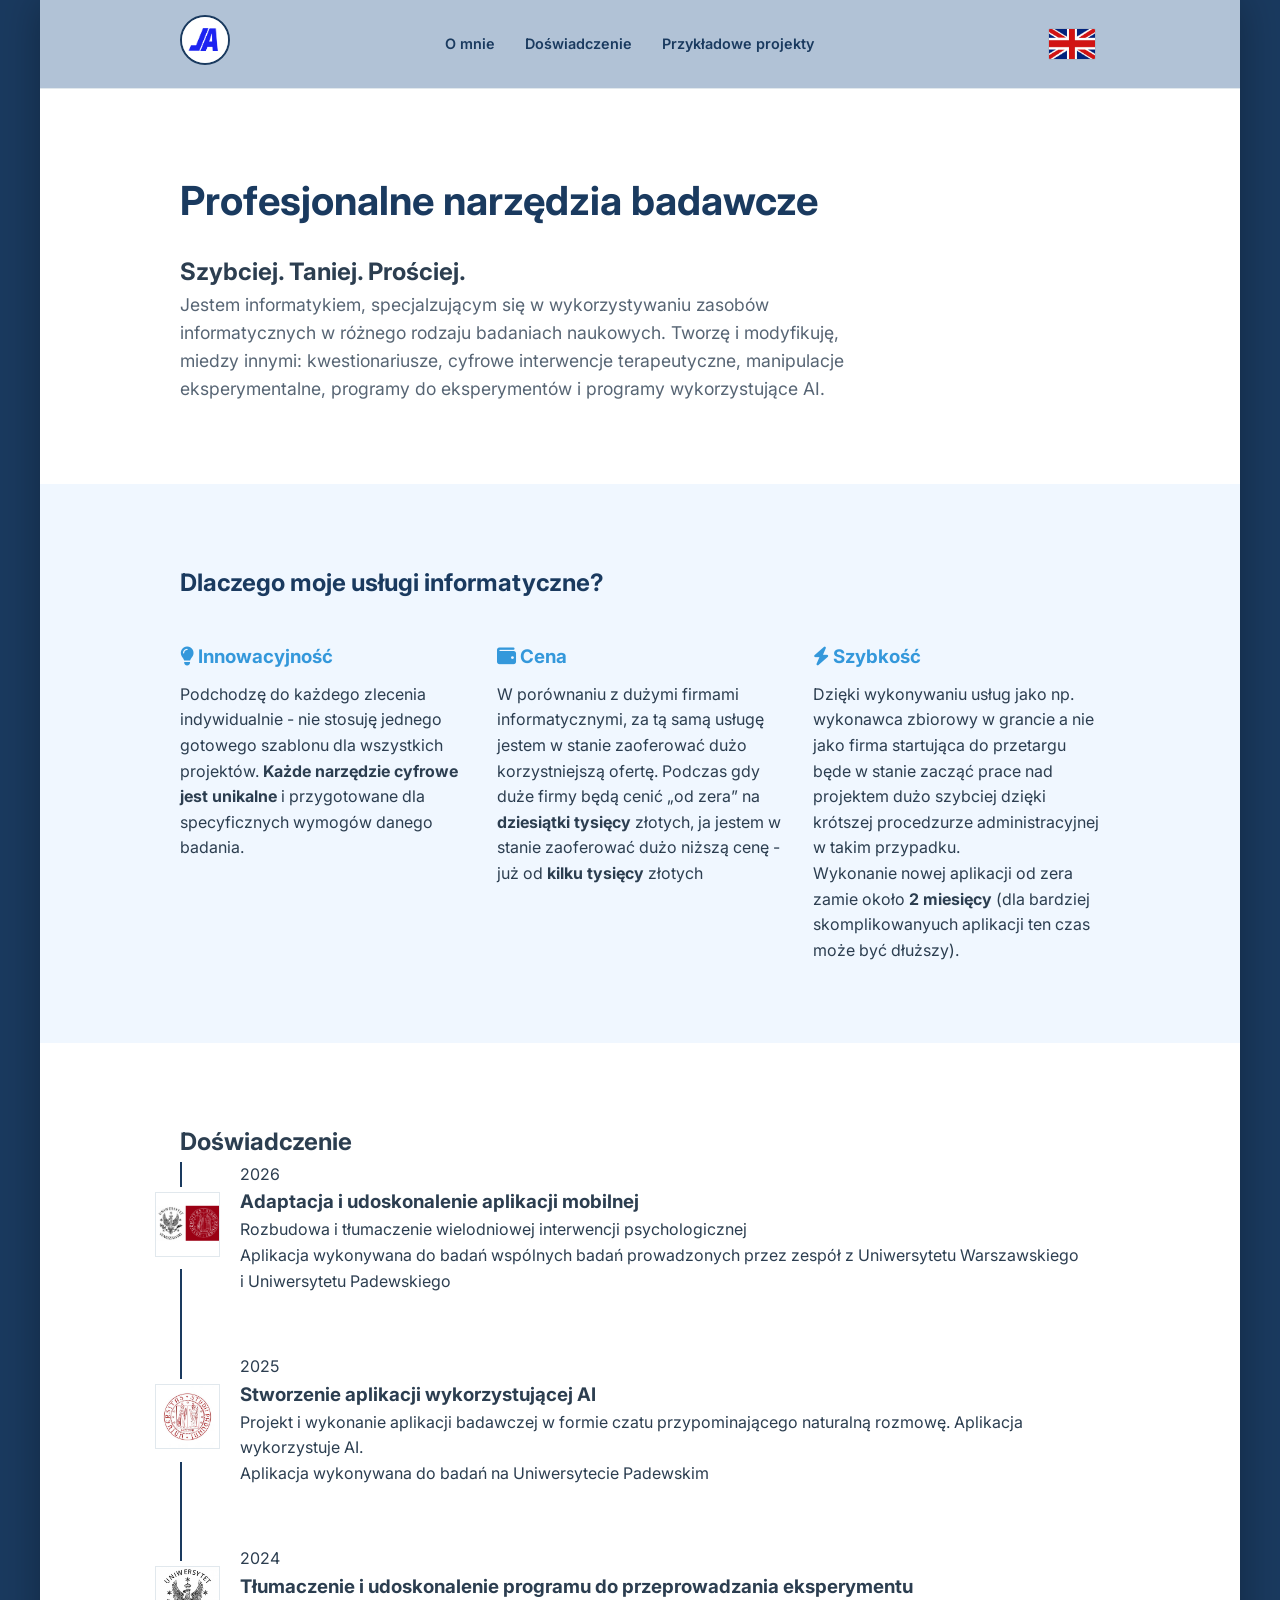
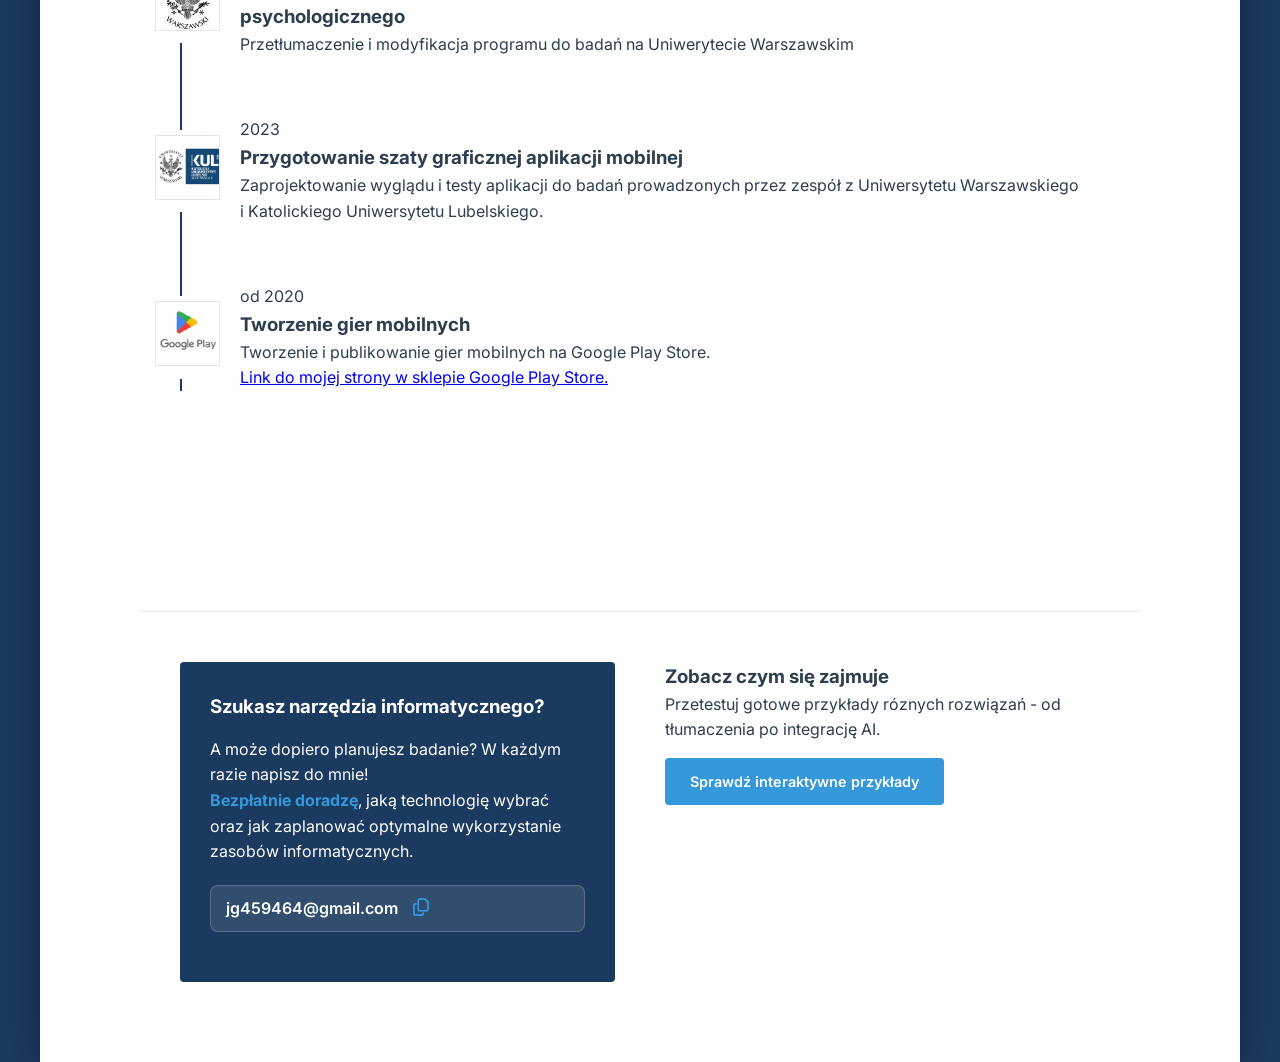
<file: index.html>
<!DOCTYPE html>
<html lang="pl">
<head>
    <meta charset="UTF-8">
    <meta name="viewport" content="width=device-width, initial-scale=1.0">
    <title>Portfolio | Rozwiązania Cyfrowe</title>
    <link rel="stylesheet" href="style.css">
    <link rel="preconnect" href="https://fonts.googleapis.com">
    <link rel="preconnect" href="https://fonts.gstatic.com" crossorigin>
    <link href="https://fonts.googleapis.com/css2?family=Inter:wght@300;400;600;700&display=swap" rel="stylesheet">
    <link rel="stylesheet" href="https://cdnjs.cloudflare.com/ajax/libs/font-awesome/6.4.0/css/all.min.css">
</head>
<body>

    <div class="page-wrapper">
        <nav class="navbar">
            <div class="nav-container">
                <div class="nav-profile">
                    <img src="images/logo1.png" alt="Logo" onerror="this.src='https://via.placeholder.com/50'">
                </div>
                <ul class="nav-links">
                  <li><a href="index.html#home">O mnie</a></li>
                  <li><a href="index.html#experience">Doświadczenie</a></li>
                  <li><a href="demo.html">Przykładowe projekty</a></li>
                </ul>

                <div class="nav-right">
                  <!-- language switcher -->
                  <a href="https://justappsjk.github.io/engSite/index.html" class="lang-link" title="English — switch to English version" aria-label="English">
                    <img src="images/eng.png" alt="EN" onerror="this.src='https://via.placeholder.com/24'" width="24" height="16">
                  </a>
                </div>

            </div>
        </nav>

        <header id="home" class="hero section">
            <div class="container hero-grid-main">
                <div class="hero-content">
                    <h1>Profesjonalne narzędzia badawcze <br></h1>
                    <h2><span class="highlight">Szybciej. Taniej. Prościej. </span></h2>
                    <p class="intro-text">
Jestem informatykiem, specjalzującym się w wykorzystywaniu zasobów informatycznych w różnego rodzaju badaniach naukowych. Tworzę i modyfikuję, miedzy innymi: kwestionariusze, cyfrowe interwencje terapeutyczne, manipulacje eksperymentalne, programy do eksperymentów i programy wykorzystujące AI.                    </p>
                </div>
                <div class="hero-image">
                    <!-- Placeholder na Twoje zdjęcie lub grafikę -->
                </div>
            </div>
        </header>

        <section class="services section">
            <div class="container">
                <h2 class="section-title">Dlaczego moje usługi informatyczne?</h2>
                <div class="services-grid">
                    <div class="service-item">
                        <h3><i class="fa-solid fa-lightbulb icon-right"></i> Innowacyjność</h3></h3>
                        <p>Podchodzę do każdego zlecenia indywidualnie - nie stosuję jednego gotowego szablonu dla wszystkich projektów.<strong> Każde narzędzie cyfrowe jest unikalne </strong> i przygotowane dla specyficznych wymogów danego badania.</p>
                    </div>
                    <div class="service-item">
                        <h3><i class="fa-solid fa-wallet icon-main"></i> Cena</h3>
                        <p>W porównaniu z dużymi firmami informatycznymi, za tą samą usługę jestem w stanie zaoferować dużo korzystniejszą ofertę. Podczas gdy duże firmy będą cenić „od zera” na <strong>dziesiątki tysięcy</strong> złotych, ja jestem w stanie zaoferować dużo niższą cenę - już od <strong>kilku tysięcy</strong> złotych </p>
                    </div>
                    <div class="service-item">
                        <h3><i class="fa-solid fa-bolt icon-main"></i> Szybkość</h3></h3>
                        <p>Dzięki wykonywaniu usług jako np. wykonawca zbiorowy w grancie a nie jako firma startująca do przetargu będe w stanie zacząć prace nad projektem dużo szybciej dzięki krótszej procedzurze administracyjnej w takim przypadku.</p>
                        <p>Wykonanie nowej aplikacji od zera zamie około <strong>2 miesięcy</strong> (dla bardziej skomplikowanyuch aplikacji ten czas może być dłuższy).</p>
                    </div>
                </div>
            </div>
        </section>

        <section id="experience" class="experience section">
            <div class="container">
                <h2 class="section-title">Doświadczenie  </h2>
                <div class="timeline">
                    <div class="timeline-item">
                        <div class="timeline-img">
                            <img src="images/duo.png" alt="Firma">
                        </div>
                            <div class="timeline-content">
                            <span class="date">2026</span>
                            <h3>Adaptacja i udoskonalenie aplikacji mobilnej </h3>
                            <p>Rozbudowa i tłumaczenie wielodniowej interwencji psychologicznej </p>
                            <p>Aplikacja wykonywana do badań wspólnych badań prowadzonych przez zespół z Uniwersytetu Warszawskiego i Uniwersytetu Padewskiego </p>
                        </div>
                    </div>

                    <div class="timeline-item">
                        <div class="timeline-img">
                            <img src="images/padva.png" alt="Firma">
                        </div>
                            <div class="timeline-content">
                            <span class="date">2025</span>
                            <h3>Stworzenie aplikacji wykorzystującej AI </h3>
                            <p>Projekt i wykonanie aplikacji badawczej w formie czatu przypominającego naturalną rozmowę. Aplikacja wykorzystuje AI.</p>
                            <p>Aplikacja wykonywana do badań na Uniwersytecie Padewskim</p>
                        </div>
                    </div>


                    <div class="timeline-item">
                        <div class="timeline-img">
                            <img src="images/logowarszawa.png" alt="Firma">
                        </div>
                            <div class="timeline-content">
                            <span class="date">2024</span>
                            <h3>Tłumaczenie i udoskonalenie programu do przeprowadzania eksperymentu psychologicznego </h3>
                            <p>Przetłumaczenie i modyfikacja programu do badań na Uniwerytecie Warszawskim</p>
                        </div>
                    </div>

                    <div class="timeline-item">
                        <div class="timeline-img">
                            <img src="images/duo2.png" alt="Firma">
                        </div>
                            <div class="timeline-content">
                            <span class="date">2023</span>
                            <h3>Przygotowanie szaty graficznej aplikacji mobilnej</h3>
                            <p>Zaprojektowanie wyglądu i testy aplikacji do badań prowadzonych przez zespół z Uniwersytetu Warszawskiego i Katolickiego Uniwersytetu Lubelskiego. </p>

                        </div>
                    </div>
                    <div class="timeline-item">
                        <div class="timeline-img">
                            <img src="images/gplay.png" alt="Firma">
                        </div>
                        <div class="timeline-content">
                            <span class="date">od 2020</span>
                            <h3>Tworzenie gier mobilnych</h3>
                            <p>Tworzenie i publikowanie gier mobilnych na Google Play Store. </p>
                            <a href="https://play.google.com/store/apps/dev?id=5700654377016469645" class="advanced-link">
                                Link do mojej strony w sklepie Google Play Store.
                            </a>
                        </div>
                    </div>
                </div>
            </div>
        </section>


            <footer class="footer section" id="contact">
        <div class="container footer-grid">
            <div class="contact-card">
                <h3>Szukasz narzędzia informatycznego?</h3>
                <p>A może dopiero planujesz badanie? W każdym razie napisz do mnie!</p>
                <p><strong>Bezpłatnie doradzę</strong>, jaką technologię wybrać oraz jak zaplanować optymalne wykorzystanie zasobów informatycznych.</p>
                <div class="email-wrapper">
                    <span id="email-address">jg459464@gmail.com</span>
                    <button onclick="copyEmail()" id="copy-btn" title="Skopiuj adres">
                        <i class="fa-regular fa-copy"></i>
                    </button>
                    <span id="copy-msg">Skopiowano!</span>
                </div>
            </div>

            <div class="demo-cta">
                <h3>Zobacz czym się zajmuje</h3>
                <p>Przetestuj gotowe przykłady róznych rozwiązań - od tłumaczenia po integrację AI.</p>
                <a href="demo.html" class="btn-primary">Sprawdź interaktywne przykłady</a>
            </div>
        </div>
    </footer>


    </div>
    <script src="script.js"></script>
</body>
</html>
</file>
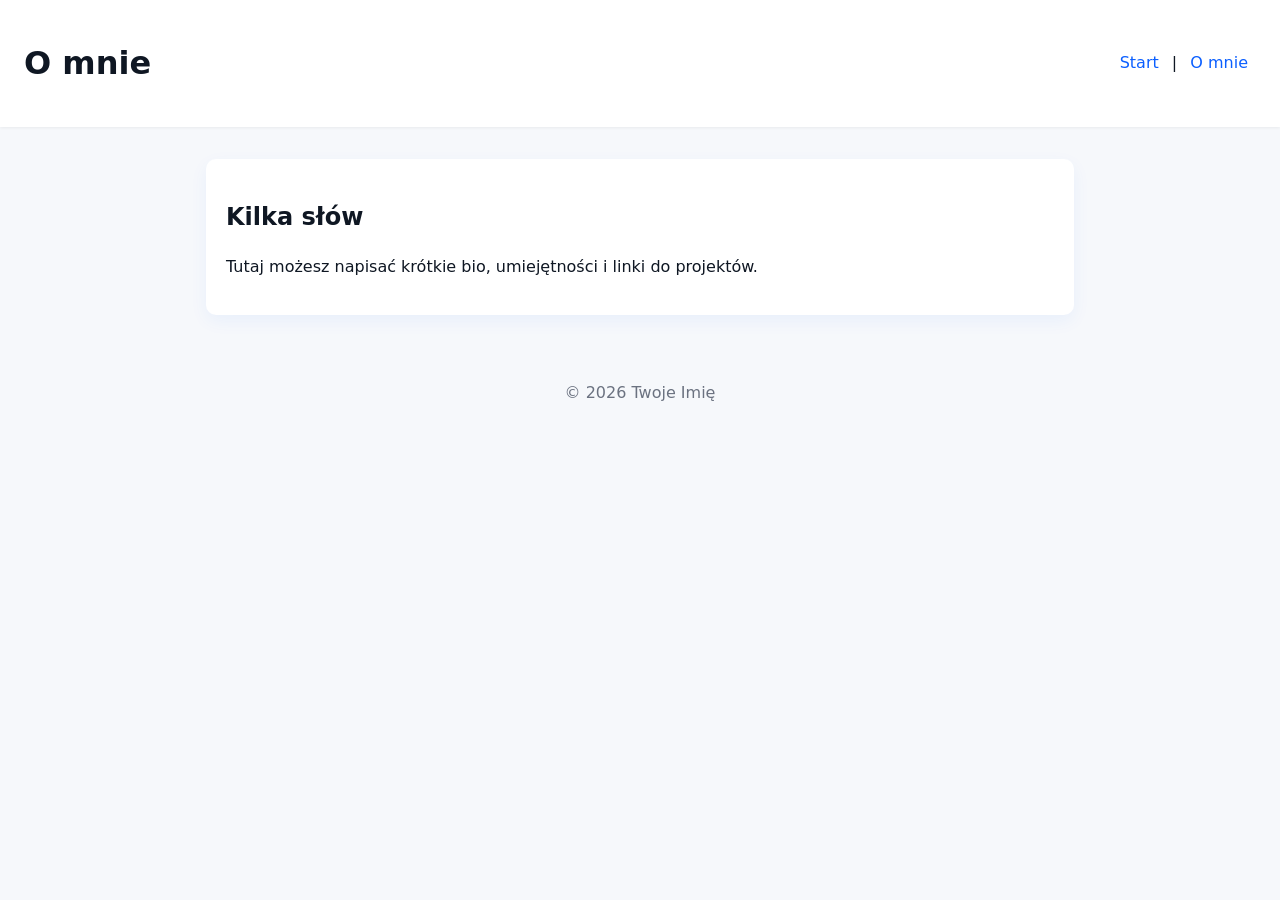
<file: about.html>
<!doctype html>
<html lang="pl">
<head>
  <meta charset="utf-8" />
  <meta name="viewport" content="width=device-width,initial-scale=1" />
  <title>O mnie</title>
  <link rel="stylesheet" href="styles.css">
</head>
<body>
  <header>
    <h1>O mnie</h1>
    <nav>
      <a href="index.html">Start</a> |
      <a href="about.html">O mnie</a>
    </nav>
  </header>

  <main>
    <section>
      <h2>Kilka słów</h2>
      <p>Tutaj możesz napisać krótkie bio, umiejętności i linki do projektów.</p>
    </section>
  </main>

  <footer>
    <p>© 2026 Twoje Imię</p>
  </footer>
</body>
</html>
</file>
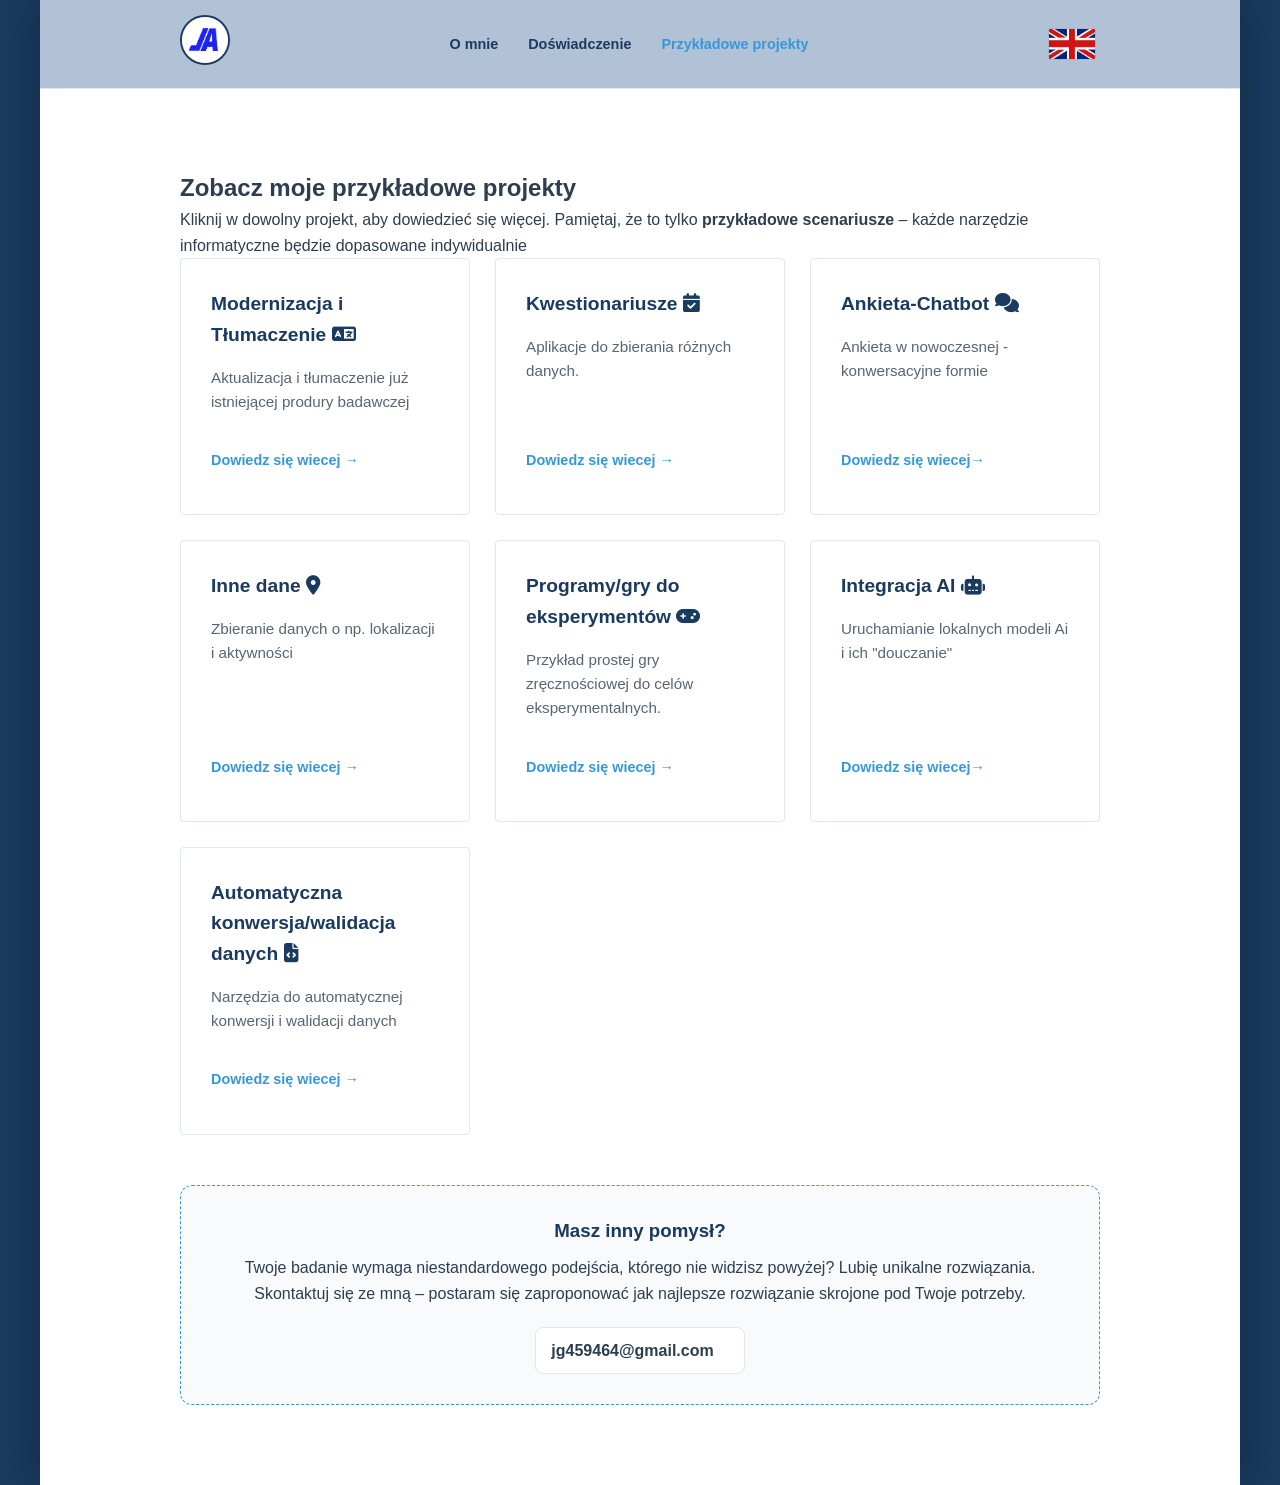
<file: demo.html>
<!DOCTYPE html>
<html lang="pl">
<head>
    <meta charset="UTF-8">
    <meta name="viewport" content="width=device-width, initial-scale=1.0">
    <title>Projekty Demo | Portfolio</title>
    <link rel="stylesheet" href="style.css">
    <link rel="stylesheet" href="https://cdnjs.cloudflare.com/ajax/libs/font-awesome/6.4.0/css/all.min.css">
</head>
<body>
    <div class="page-wrapper">
        <nav class="navbar">
            <div class="nav-container">
                <div class="nav-profile">
                    <img src="images/logo1.png" alt="Logo" onerror="this.src='https://via.placeholder.com/50'">
                </div>
                <ul class="nav-links">
                    <li><a href="index.html#home">O mnie</a></li>
                    <li><a href="index.html#experience">Doświadczenie</a></li>
                    <li><a href="demo.html" class="active">Przykładowe projekty</a></li>
                </ul>
                <div class="nav-right">
                  <!-- language switcher -->
                  <a href="https://justappsjk.github.io/engSite/demo.html" class="lang-link" title="switch to English version" aria-label="English">
                    <img src="images/eng.png" alt="EN" onerror="this.src='https://via.placeholder.com/24'" width="24" height="16">
                  </a>
                </div>
            </div>
        </nav>

        <section class="section">
            <div class="container">
                <h1 class="section-title">Zobacz moje przykładowe projekty</h1>
                <p class="section-subtitle">
                    Kliknij w dowolny projekt, aby dowiedzieć się więcej. Pamiętaj, że to tylko <strong>przykładowe scenariusze</strong> – każde narzędzie informatyczne będzie dopasowane indywidualnie
                </p>
                <div class="demo-grid">
                    
                    <div class="demo-card">
                        <div class="card-header">
                            <h3>Modernizacja i Tłumaczenie  <i class="fa-solid fa-language demo-icon-inline"></i></h3>
                        </div>
                        <p>Aktualizacja i tłumaczenie już istniejącej produry badawczej</p>
                        <a href="demo/app1.html" class="btn-secondary">Dowiedz się wiecej →</a>
                    </div>

                    <div class="demo-card">
                        <div class="card-header">
                            <h3>Kwestionariusze  <i class="fa-solid fa-calendar-check demo-icon-inline"></i></h3>
                        </div>
                        <p>Aplikacje do zbierania różnych danych.</p>
                        <a href="demo/app6.html" class="btn-secondary">Dowiedz się wiecej →</a>
                    </div>

                    <div class="demo-card">
                        <div class="card-header">
                            <h3>Ankieta-Chatbot <i class="fa-solid fa-comments demo-icon-inline"></i></h3>
                        </div>
                        <p>Ankieta w nowoczesnej - konwersacyjne formie</p>
                        <a href="demo/app7.html" class="btn-secondary">Dowiedz się wiecej→</a>
                    </div>

                    <div class="demo-card">
                        <div class="card-header">
                            <h3>Inne dane <i class="fa-solid fa-location-dot demo-icon-inline"></i></h3>
                        </div>
                        <p>Zbieranie danych o np. lokalizacji i aktywności</p>
                        <a href="demo/app2.html" class="btn-secondary">Dowiedz się wiecej →</a>
                    </div>

                    <div class="demo-card">
                        <div class="card-header">
                            <h3>Programy/gry do eksperymentów  <i class="fa-solid fa-gamepad demo-icon-inline"></i></h3>
                        </div>
                        <p>Przykład prostej gry zręcznościowej do celów eksperymentalnych. </p>
                        <a href="demo/app5.html" class="btn-secondary">Dowiedz się wiecej →</a>
                    </div>

                    <div class="demo-card">
                        <div class="card-header">
                            <h3>Integracja AI <i class="fa-solid fa-robot demo-icon-inline"></i></h3>
                        </div>
                        <p>Uruchamianie lokalnych modeli Ai i ich "douczanie"</p>
                        <a href="demo/app3.html" class="btn-secondary">Dowiedz się wiecej→</a>
                    </div>

                    <div class="demo-card">
                        <div class="card-header">
                            <h3>Automatyczna konwersja/walidacja danych <i class="fa-solid fa-file-code demo-icon-inline"></i></h3>
                        </div>
                        <p>Narzędzia do automatycznej konwersji i walidacji danych</p>
                        <a href="demo/app4.html" class="btn-secondary">Dowiedz się wiecej →</a>
                    </div>

                </div>
<div class="custom-idea-box" style="margin-top: 50px; padding: 30px; background: #f8fafc; border-radius: 12px; border: 1px dashed var(--accent-blue); text-align: center;">
    <h3 style="color: var(--primary-blue); margin-bottom: 10px;">Masz inny pomysł?</h3>
    <p style="color: var(--text-muted); margin-bottom: 20px;">
        Twoje badanie wymaga niestandardowego podejścia, którego nie widzisz powyżej? Lubię unikalne rozwiązania.<br>
        Skontaktuj się ze mną – postaram się zaproponować jak najlepsze rozwiązanie skrojone pod Twoje potrzeby.
    </p>

    <!-- Wyśrodkowany wrapper e-mail -->
    <div class="email-wrapper" style="margin: 0 auto; max-width: fit-content; background: #fff; border: 1px solid var(--border-color);">
          <span id="email-address">jg459464@gmail.com</span>
    </div>
</div>
        </section>
    </div>
</body>
</html>
</file>
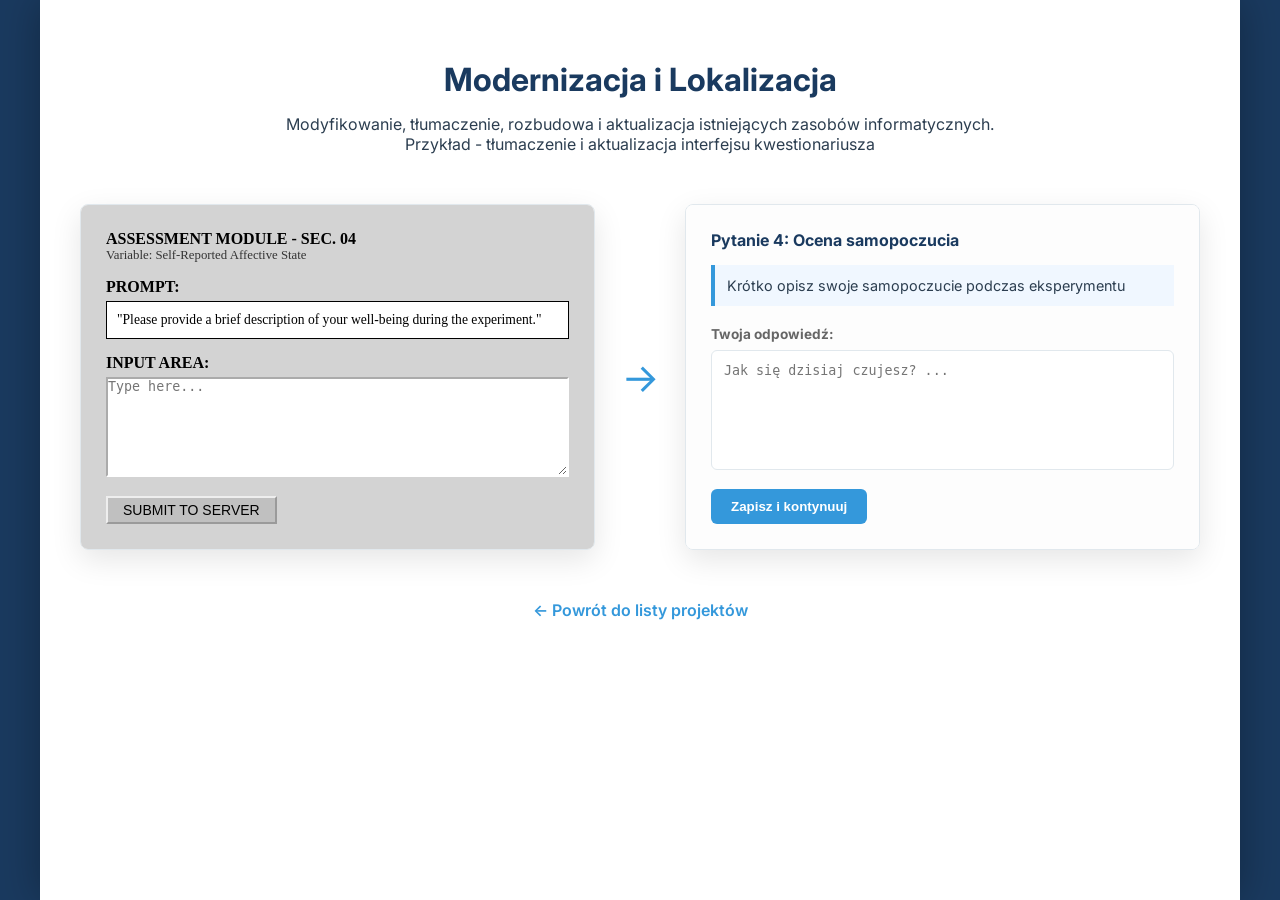
<file: demo/app1.html>
<!DOCTYPE html>
<html lang="pl">
<head>
    <meta charset="UTF-8">
    <meta name="viewport" content="width=device-width, initial-scale=1.0">
    <title>Modernizacja i Lokalizacja - Demo</title>
    <link rel="preconnect" href="https://fonts.googleapis.com">
    <link rel="preconnect" href="https://fonts.gstatic.com" crossorigin>
    <link href="https://fonts.googleapis.com/css2?family=Inter:wght@300;400;600;700&display=swap" rel="stylesheet">
    <style>
        :root {
            --primary-blue: #1a3a5f;
            --accent-blue: #3498db;
            --bg-page: #ffffff;
            --text-dark: #2c3e50;
            --border-color: #e1e8ed;
        }

        * { margin: 0; padding: 0; box-sizing: border-box; }

        body { 
            font-family: 'Inter', sans-serif; 
            background: var(--primary-blue); 
            color: var(--text-dark);
            min-height: 100vh;
        }

        .lang-pl .en { display: none; }
        .lang-en .pl { display: none; }

        .page-wrapper {
            max-width: 1200px;
            margin: 0 auto;
            background-color: var(--bg-page);
            min-height: 100vh;
            box-shadow: 0 0 40px rgba(0,0,0,0.3);
        }

        .navbar {
            position: sticky;
            top: 0;
            width: 100%;
            background: rgba(255, 255, 255, 0.98);
            border-bottom: 1px solid var(--border-color);
            z-index: 1000;
            padding: 15px 40px;
        }

        .nav-container {
            max-width: 1000px;
            margin: 0 auto;
            display: flex;
            justify-content: space-between;
            align-items: center;
        }

        .nav-right { display: flex; align-items: center; gap: 20px; }
        
        .nav-links { display: flex; list-style: none; gap: 25px; }
        
        .nav-links a { 
            text-decoration: none; 
            color: var(--primary-blue); 
            font-weight: 600; 
            font-size: 0.9rem; 
        }

        .lang-btn {
            background: var(--primary-blue);
            color: white;
            border: none;
            padding: 5px 12px;
            border-radius: 4px;
            cursor: pointer;
            font-weight: bold;
        }

        .comparison-content { padding: 60px 40px; }

        .header { text-align: center; margin-bottom: 50px; }
        
        .header h2 { color: var(--primary-blue); font-size: 2rem; margin-bottom: 15px; }

        .grid { 
            display: grid; 
            grid-template-columns: 1fr 50px 1fr; 
            align-items: center; 
            gap: 20px; 
            margin-top: 40px;
        }
        
        .app-screenshot {
            border-radius: 8px;
            overflow: hidden;
            box-shadow: 0 10px 30px rgba(0,0,0,0.1);
            border: 1px solid var(--border-color);
        }

        .old-version { 
            background: #d3d3d3; 
            padding: 25px; 
            font-family: "Times New Roman", serif;
            color: #000;
        }
        
        .old-version label { display: block; font-weight: bold; margin-bottom: 5px; }
        
        .old-version textarea { 
            width: 100%; 
            height: 100px; 
            margin-bottom: 15px; 
            border: 2px inset #fff;
        }

        .old-btn { 
            background: #c0c0c0; 
            border: 2px outset #eee; 
            padding: 4px 15px; 
            font-size: 14px;
        }
        
        .new-version { 
            background: #fdfdfd; 
            padding: 25px; 
            font-family: 'Inter', sans-serif;
        }

        .new-version h4 { color: var(--primary-blue); margin-bottom: 15px; }
        
        .new-version .instruction {
            background: var(--light-blue);
            padding: 12px;
            border-left: 4px solid var(--accent-blue);
            font-size: 0.9rem;
            margin-bottom: 20px;
            background: #f0f7ff;
        }

        .new-version textarea { 
            width: 100%; 
            height: 120px; 
            border: 1px solid var(--border-color); 
            border-radius: 6px; 
            padding: 12px;
            margin-bottom: 15px;
            resize: none;
        }

        .new-btn { 
            background: var(--accent-blue); 
            color: white; 
            border: none; 
            padding: 10px 20px; 
            border-radius: 6px; 
            font-weight: 600;
            cursor: pointer;
        }
        
        .arrow { font-size: 40px; color: var(--accent-blue); text-align: center; }

        .back-container { text-align: center; margin-top: 50px; }
        
        .back-link { 
            color: var(--accent-blue); 
            text-decoration: none; 
            font-weight: 600; 
        }

        @media (max-width: 900px) {
            .grid { grid-template-columns: 1fr; }
            .arrow { transform: rotate(90deg); margin: 20px 0; }
            .navbar { padding: 15px 20px; }
        }
    </style>
</head>
<body class="lang-pl">

    <div class="page-wrapper">
        
        </nav>

<main class="comparison-content">
            <div class="header">
                <h2>
                    <span class="pl">Modernizacja i Lokalizacja</span>
                    <span class="en">Modernization & Localization</span>
                </h2>
                <p>
                    <span class="pl">Modyfikowanie, tłumaczenie, rozbudowa i aktualizacja istniejących zasobów informatycznych.</span>
                    <div></div>
                    <span class="pl">Przykład - tłumaczenie i aktualizacja interfejsu kwestionariusza</span>
                    <span class="en">Modifying, adapting, extending and updating existing IT resources. </span>
                    <div></div>
                    <span class="en">Example - update of the questionnaire interface and translation to Polish</span>

                </p>
            </div>
            
            <div class="grid">
                <!-- Lewa strona: Stary interfejs -->
                <div class="app-screenshot">
                    <div class="old-version">
                        <h4>ASSESSMENT MODULE - SEC. 04</h4>
                        <p style="margin-bottom: 15px; font-size: 0.8rem; color: #333;">Variable: Self-Reported Affective State</p>
                        
                        <label>PROMPT:</label>
                        <div style="background: #fff; padding: 10px; border: 1px solid #000; font-size: 0.85rem; margin-bottom: 15px;">
                            "Please provide a brief description of your  well-being during the experiment."
                        </div>
                        
                        <label>INPUT AREA:</label>
                        <textarea placeholder="Type here..."></textarea>
                        <button class="old-btn">SUBMIT TO SERVER</button>
                    </div>
                </div>

                <div class="arrow">→</div>

                <!-- Prawa strona: Nowy interfejs -->
                <div class="app-screenshot">
                    <div class="new-version">
                        <h4>Pytanie 4: Ocena samopoczucia</h4>
                        
                        <div class="instruction">
                            <span class="pl">Krótko opisz swoje samopoczucie podczas eksperymentu </span>
                            <span class="en">Krótko opisz swoje samopoczucie podczas eksperymentu</span>
                        </div>

                        <p style="font-size: 0.85rem; color: #666; margin-bottom: 8px;">
                            <strong><span class="pl">Twoja odpowiedź:</span><span class="en">Twoja odpowiedź:</span></strong>
                        </p>
                        
                        <textarea class="pl" placeholder="Jak się dzisiaj czujesz? ..."></textarea>
                        <textarea class="en" placeholder="Jak się dzisiaj czujesz? ...""></textarea>
                        
                        <button class="new-btn">
                            <span class="pl">Zapisz i kontynuuj</span>
                            <span class="en">Zapisz i kontynuuj</span>
                        </button>
                    </div>
                </div>
            </div>
            
            <div class="back-container">
                <a href="../demo.html" class="back-link">
                    <span class="pl">← Powrót do listy projektów</span>
                    <span class="en">← Back to project list</span>
                </a>
            </div>
        </main>
    </div>

    <script>
        const langToggle = document.getElementById('lang-toggle');
        const body = document.body;

        langToggle.addEventListener('click', () => {
            if (body.classList.contains('lang-pl')) {
                body.classList.remove('lang-pl');
                body.classList.add('lang-en');
                langToggle.textContent = 'PL';
            } else {
                body.classList.remove('lang-en');
                body.classList.add('lang-pl');
                langToggle.textContent = 'EN';
            }
        });
    </script>
</body>
</html>
</file>
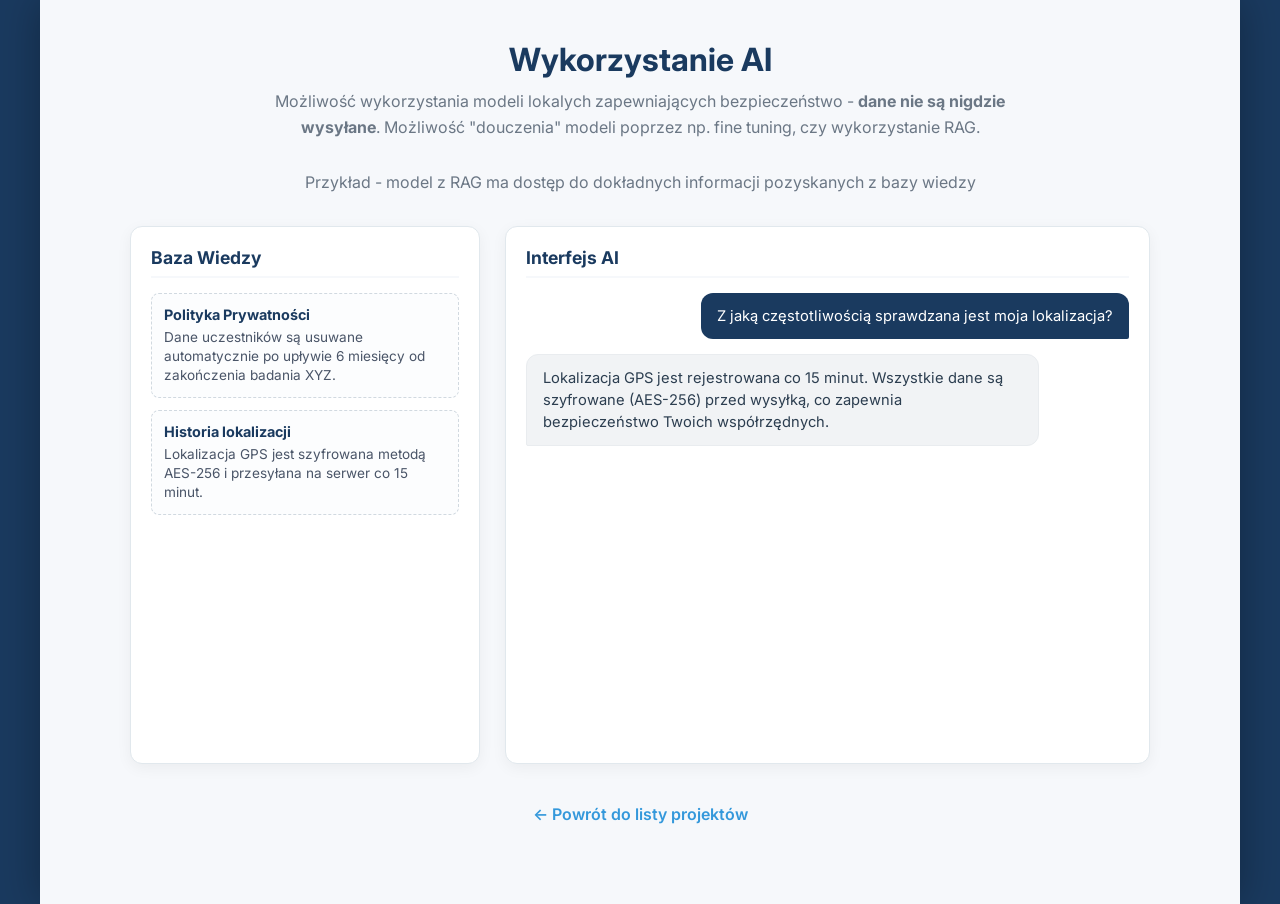
<file: demo/app3.html>
<!DOCTYPE html>
<html lang="pl">
<head>
    <meta charset="UTF-8">
    <meta name="viewport" content="width=device-width, initial-scale=1.0">
    <title>Demo RAG - System Wiedzy</title>
    <link rel="preconnect" href="https://fonts.googleapis.com">
    <link rel="preconnect" href="https://fonts.gstatic.com" crossorigin>
    <link href="https://fonts.googleapis.com/css2?family=Inter:wght@300;400;600;700&display=swap" rel="stylesheet">
    <style>
        :root {
            --primary-blue: #1a3a5f;
            --accent-blue: #3498db;
            --bg-page: #f6f8fb;
            --card-bg: #ffffff;
            --text-dark: #2c3e50;
            --muted: #6b7785;
            --border-color: #e1e8ed;
        }

        * { margin: 0; padding: 0; box-sizing: border-box; }

        body { 
            font-family: 'Inter', sans-serif; 
            background: var(--primary-blue); 
            color: var(--text-dark);
            min-height: 100vh;
        }

        .page-wrapper {
            max-width: 1200px;
            margin: 0 auto;
            background-color: var(--bg-page);
            min-height: 100vh;
            box-shadow: 0 0 40px rgba(0,0,0,0.3);
        }

        /* Nawigacja spójna z resztą demo */
        .navbar {
            position: sticky;
            top: 0;
            width: 100%;
            background: rgba(255, 255, 255, 0.98);
            border-bottom: 1px solid var(--border-color);
            z-index: 1000;
            padding: 15px 40px;
        }

        .nav-container {
            max-width: 1000px;
            margin: 0 auto;
            display: flex;
            justify-content: space-between;
            align-items: center;
        }

        .nav-links { display: flex; list-style: none; gap: 25px; }
        .nav-links a { text-decoration: none; color: var(--primary-blue); font-weight: 600; font-size: 0.9rem; }

        /* Kontent demo */
        .main-content { padding: 40px; max-width: 1100px; margin: 0 auto; }

        .header { text-align: center; margin-bottom: 30px; }
        .header h2 { color: var(--primary-blue); font-size: 2rem; margin-bottom: 10px; }
        .header p { color: var(--muted); line-height: 1.6; max-width: 800px; margin: 0 auto; }

        .grid { 
            display: grid; 
            grid-template-columns: 350px 1fr; 
            gap: 25px; 
            margin-top: 30px;
        }

        .panel { 
            background: var(--card-bg); 
            border-radius: 12px; 
            padding: 20px; 
            box-shadow: 0 4px 15px rgba(0,0,0,0.05);
            border: 1px solid var(--border-color);
        }

        h3 { font-size: 1.1rem; margin-bottom: 15px; color: var(--primary-blue); border-bottom: 2px solid var(--bg-page); padding-bottom: 8px; }

        /* Style Dokumentów */
        .badge {
            display: inline-block;
            padding: 4px 10px;
            border-radius: 20px;
            font-size: 0.75rem;
            background: #eef7ff;
            color: var(--accent-blue);
            font-weight: 600;
            margin-bottom: 15px;
        }

        .doc-item {
            background: #fcfdfe;
            border: 1px dashed #d1d9e0;
            padding: 12px;
            border-radius: 8px;
            margin-bottom: 12px;
        }

        .doc-item h4 { font-size: 0.9rem; margin-bottom: 5px; color: #1a3a5f; }
        .doc-item p { font-size: 0.85rem; color: #4a5568; line-height: 1.4; }

        /* Style Chatu */
        .chat-window {
            height: 450px;
            display: flex;
            flex-direction: column;
            gap: 15px;
        }

        .msg {
            max-width: 85%;
            padding: 12px 16px;
            border-radius: 12px;
            font-size: 0.92rem;
            line-height: 1.5;
        }

        .user {
            align-self: flex-end;
            background: var(--primary-blue);
            color: white;
            border-bottom-right-radius: 2px;
        }

        .bot {
            align-self: flex-start;
            background: #f1f3f5;
            color: var(--text-dark);
            border-bottom-left-radius: 2px;
            border: 1px solid #e9ecef;
        }

        .source-tag {
            display: block;
            margin-top: 8px;
            font-size: 0.75rem;
            color: var(--muted);
            font-style: italic;
            border-top: 1px solid #dee2e6;
            padding-top: 5px;
        }

        .rag-info {
            margin-top: 20px;
            padding: 15px;
            background: #fff9db;
            border-radius: 8px;
            font-size: 0.85rem;
            color: #856404;
            border: 1px solid #ffeeba;
        }

        .back-container { text-align: center; margin-top: 40px; padding-bottom: 40px; }
        .back-link { color: var(--accent-blue); text-decoration: none; font-weight: 600; }

        @media (max-width: 900px) {
            .grid { grid-template-columns: 1fr; }
            .navbar { padding: 15px 20px; }
        }
    </style>
</head>
<body>

    <div class="page-wrapper">

        </nav>

        <main class="main-content">
            <div class="header">
                <h2>Wykorzystanie AI</h2>
                <p>Możliwość wykorzystania modeli lokalych zapewniających bezpieczeństwo - <strong>dane nie są nigdzie wysyłane</strong>. Możliwość "douczenia" modeli poprzez np. fine tuning, czy wykorzystanie RAG.</p>
            </div>
            <div class="header">
                <p>Przykład - model z RAG ma dostęp do dokładnych informacji pozyskanych z bazy wiedzy </p>
            </div>

            <div class="grid">
                <!-- Panel Źródeł -->
                <div class="panel">
                    <h3>Baza Wiedzy</h3>
                    <div class="doc-item">
                        <h4>Polityka Prywatności</h4>
                        <p>Dane uczestników są usuwane automatycznie po upływie 6 miesięcy od zakończenia badania XYZ.</p>
                    </div>

                    <div class="doc-item">
                        <h4>Historia lokalizacji</h4>
                        <p>Lokalizacja GPS jest szyfrowana metodą AES-256 i przesyłana na serwer co 15 minut.</p>
                    </div>

                    <div style="font-size: 0.8rem; color: var(--muted); margin-top: 20px;">
                    </div>
                </div>

                <!-- Panel Chatu -->
                <div class="panel">
                    <h3>Interfejs AI</h3>
                    
                    <div class="chat-window">

                        <div class="msg user">
                            Z jaką częstotliwością sprawdzana jest moja lokalizacja?
                        </div>

                        <div class="msg bot">
                            Lokalizacja GPS jest rejestrowana co 15 minut. Wszystkie dane są szyfrowane (AES-256) przed wysyłką, co zapewnia bezpieczeństwo Twoich współrzędnych.
                        </div>
                    </div>
                </div>
            </div>

            <div class="back-container">
                <a href="../demo.html" class="back-link">← Powrót do listy projektów</a>
            </div>
        </main>
    </div>

</body>
</html>
</file>
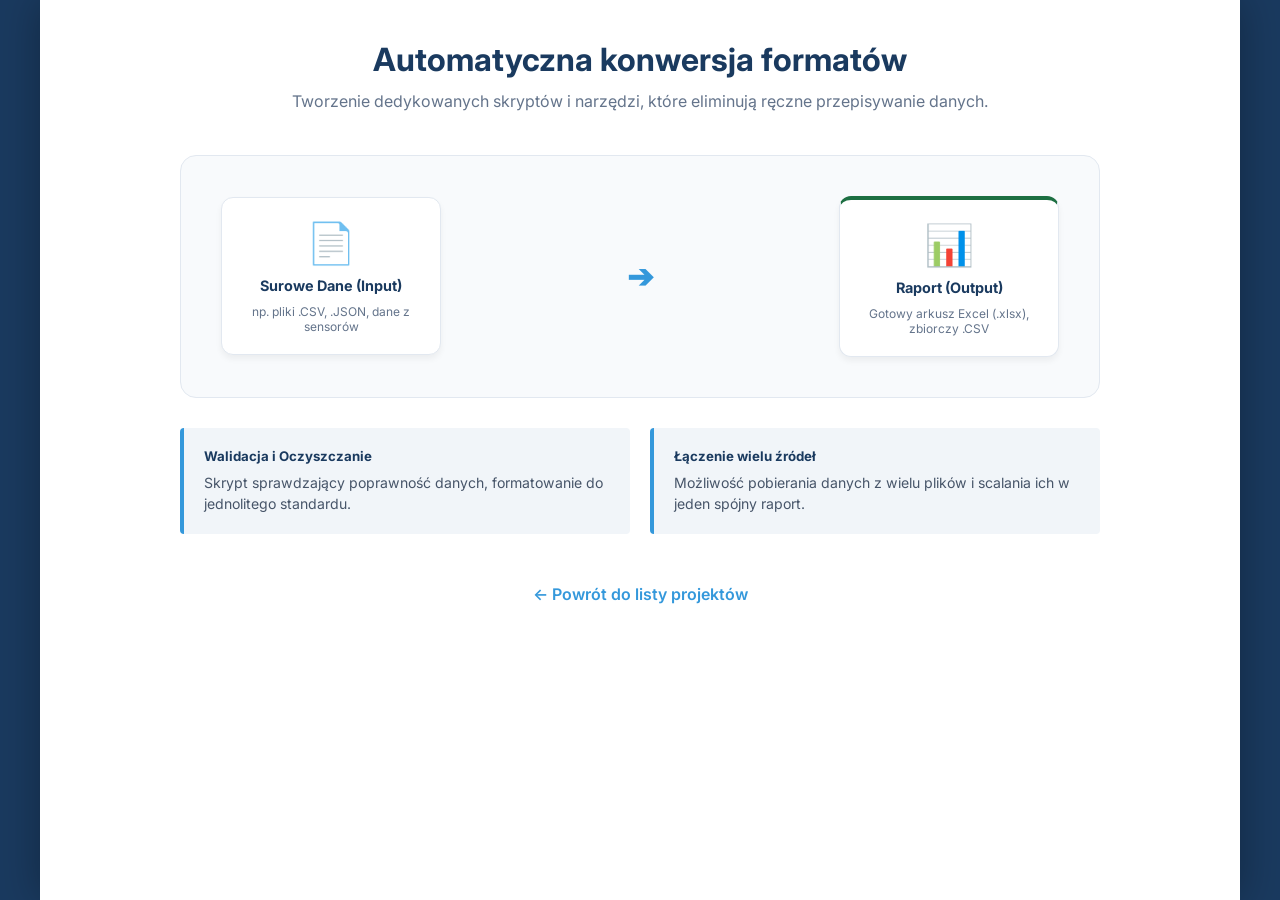
<file: demo/app4.html>
<!DOCTYPE html>
<html lang="pl">
<head>
    <meta charset="UTF-8">
    <meta name="viewport" content="width=device-width, initial-scale=1.0">
    <title>Automatyzacja Konwersji Danych - Demo</title>
    <link rel="preconnect" href="https://fonts.googleapis.com">
    <link rel="preconnect" href="https://fonts.gstatic.com" crossorigin>
    <link href="https://fonts.googleapis.com/css2?family=Inter:wght@300;400;600;700&display=swap" rel="stylesheet">
    <style>
        :root {
            --primary-blue: #1a3a5f;
            --accent-blue: #3498db;
            --bg-page: #ffffff;
            --card-bg: #f8fafc;
            --text-dark: #2c3e50;
            --border-color: #e2e8f0;
            --excel-green: #1d6f42;
        }

        * { margin: 0; padding: 0; box-sizing: border-box; }

        body { 
            font-family: 'Inter', sans-serif; 
            background: var(--primary-blue); 
            color: var(--text-dark);
            min-height: 100vh;
        }

        .page-wrapper {
            max-width: 1200px;
            margin: 0 auto;
            background-color: #ffffff;
            min-height: 100vh;
            box-shadow: 0 0 40px rgba(0,0,0,0.3);
        }

        .navbar {
            position: sticky;
            top: 0;
            width: 100%;
            background: #fff;
            border-bottom: 1px solid var(--border-color);
            z-index: 1000;
            padding: 15px 40px;
        }

        .nav-links a { text-decoration: none; color: var(--primary-blue); font-weight: 600; font-size: 0.9rem; }

        .main-content { padding: 40px; max-width: 1000px; margin: 0 auto; }

        .header { text-align: center; margin-bottom: 40px; }
        .header h2 { color: var(--primary-blue); font-size: 2rem; margin-bottom: 10px; }
        .header p { color: #64748b; line-height: 1.6; }

        /* Wizualizacja procesu */
        .conversion-flow {
            display: flex;
            align-items: center;
            justify-content: space-between;
            background: var(--card-bg);
            padding: 40px;
            border-radius: 16px;
            border: 1px solid var(--border-color);
            margin-bottom: 30px;
        }

        .data-box {
            width: 220px;
            padding: 20px;
            background: white;
            border-radius: 12px;
            box-shadow: 0 4px 6px rgba(0,0,0,0.05);
            text-align: center;
            border: 1px solid var(--border-color);
        }

        .data-box h4 { font-size: 0.9rem; margin-bottom: 10px; color: var(--primary-blue); }

        .file-icon { font-size: 2.5rem; margin-bottom: 10px; display: block; }
        
        .arrow-step {
            flex-grow: 1;
            text-align: center;
            color: var(--accent-blue);
            font-weight: bold;
            position: relative;
        }

        .arrow-step::after {
            content: "➔";
            font-size: 2rem;
            display: block;
        }

        .process-tag {
            font-size: 0.75rem;
            background: #dbeafe;
            padding: 4px 8px;
            border-radius: 4px;
            position: absolute;
            top: -25px;
            left: 50%;
            transform: translateX(-50%);
            white-space: nowrap;
        }

        /* Sekcja opisowa */
        .features-grid {
            display: grid;
            grid-template-columns: 1fr 1fr;
            gap: 20px;
            margin-top: 20px;
        }

        .feature-card {
            padding: 20px;
            border-left: 4px solid var(--accent-blue);
            background: #f1f5f9;
            border-radius: 4px;
        }

        .feature-card h5 { margin-bottom: 8px; color: var(--primary-blue); }
        .feature-card p { font-size: 0.88rem; color: #475569; line-height: 1.5; }

        .back-container { text-align: center; margin-top: 50px; padding-bottom: 40px; }
        .back-link { color: var(--accent-blue); text-decoration: none; font-weight: 600; }

        @media (max-width: 768px) {
            .conversion-flow { flex-direction: column; gap: 30px; }
            .arrow-step { transform: rotate(90deg); margin: 10px 0; }
            .features-grid { grid-template-columns: 1fr; }
        }
    </style>
</head>
<body>

    <div class="page-wrapper">
        </nav>

        <main class="main-content">
            <div class="header">
                <h2>Automatyczna konwersja formatów</h2>
                <p>Tworzenie dedykowanych skryptów i narzędzi, które eliminują ręczne przepisywanie danych.</p>
            </div>

            <!-- Wizualny Schemat -->
            <div class="conversion-flow">
                <!-- Wejście -->
                <div class="data-box">
                    <span class="file-icon">📄</span>
                    <h4>Surowe Dane (Input)</h4>
                    <p style="font-size: 0.75rem; color: #64748b;"> np. pliki .CSV, .JSON, dane z sensorów</p>
                </div>

                <!-- Proces -->
                <div class="arrow-step">
                </div>

                <!-- Wyjście -->
                <div class="data-box" style="border-top: 4px solid var(--excel-green);">
                    <span class="file-icon" style="color: var(--excel-green);">📊</span>
                    <h4>Raport (Output)</h4>
                    <p style="font-size: 0.75rem; color: #64748b;">Gotowy arkusz Excel (.xlsx), zbiorczy .CSV </p>
                </div>
            </div>

            <!-- Opis możliwości -->
            <div class="features-grid">
                <div class="feature-card">
                    <h5>Walidacja i Oczyszczanie</h5>
                    <p>Skrypt sprawdzający poprawność danych, formatowanie do jednolitego standardu.</p>
                </div>
                <div class="feature-card">
                    <h5>Łączenie wielu źródeł</h5>
                    <p>Możliwość pobierania danych z wielu plików i scalania ich w jeden spójny raport.</p>
                </div>
            </div>

            <div class="back-container">
                <a href="../demo.html" class="back-link">← Powrót do listy projektów</a>
            </div>
        </main>
    </div>

</body>
</html>
</file>
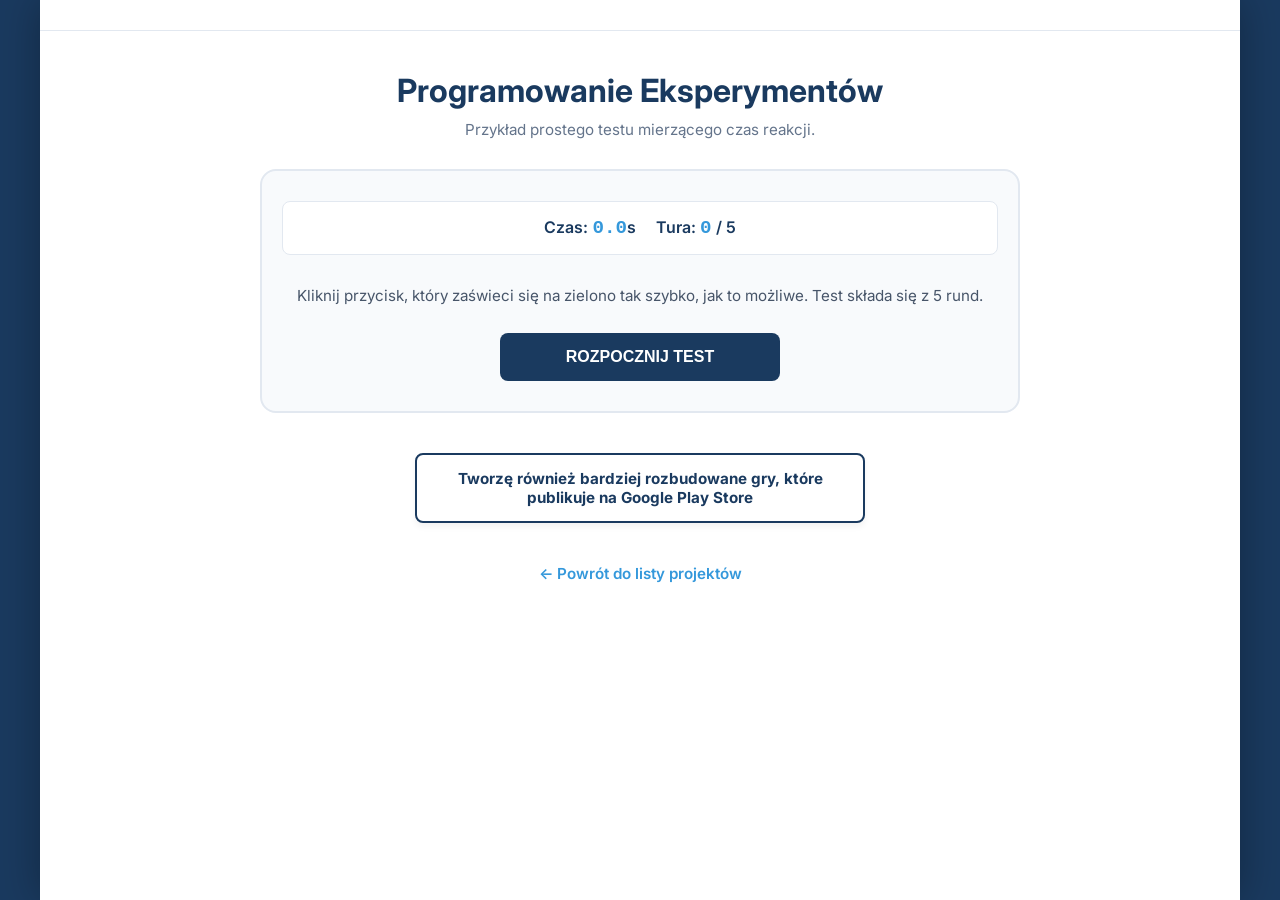
<file: demo/app5.html>
<!DOCTYPE html>
<html lang="pl">
<head>
    <meta charset="UTF-8">
    <meta name="viewport" content="width=device-width, initial-scale=1.0">
    <title>Eksperyment: Czas Reakcji - Demo</title>
    <link rel="preconnect" href="https://fonts.googleapis.com">
    <link rel="preconnect" href="https://fonts.gstatic.com" crossorigin>
    <link href="https://fonts.googleapis.com/css2?family=Inter:wght@300;400;600;700&display=swap" rel="stylesheet">
    <style>
        :root {
            --primary-blue: #1a3a5f;
            --accent-blue: #3498db;
            --bg-page: #ffffff;
            --card-bg: #f8fafc;
            --text-dark: #2c3e50;
            --border-color: #e2e8f0;
            --success-green: #2ecc71;
        }

        * { margin: 0; padding: 0; box-sizing: border-box; }

        body { 
            font-family: 'Inter', sans-serif; 
            background: var(--primary-blue); 
            color: var(--text-dark);
            min-height: 100vh;
        }

        .page-wrapper {
            max-width: 1200px;
            margin: 0 auto;
            background-color: #ffffff;
            min-height: 100vh;
            box-shadow: 0 0 40px rgba(0,0,0,0.3);
        }

        .navbar {
            position: sticky;
            top: 0;
            width: 100%;
            background: #fff;
            border-bottom: 1px solid var(--border-color);
            z-index: 1000;
            padding: 15px 40px;
        }

        .nav-links a { text-decoration: none; color: var(--primary-blue); font-weight: 600; font-size: 0.9rem; }

        .main-content { padding: 40px 20px; max-width: 800px; margin: 0 auto; }

        .header { text-align: center; margin-bottom: 30px; padding: 0 10px; }
        .header h2 { color: var(--primary-blue); font-size: 2rem; margin-bottom: 10px; }
        .header p { color: #64748b; font-size: 0.95rem; }

        /* Panel Eksperymentu */
        .experiment-card {
            background: var(--card-bg);
            padding: 30px 20px;
            border-radius: 16px;
            border: 2px solid var(--border-color);
            text-align: center;
        }

        .stats-bar {
            display: flex;
            justify-content: center; 
            gap: 20px;              
            margin-bottom: 30px;
            background: white;
            padding: 15px;
            border-radius: 8px;
            border: 1px solid var(--border-color);
        }

        .stat-item { 
            font-weight: 600; 
            color: var(--primary-blue);
            font-size: 1rem;
            white-space: nowrap;     
        }

        .stat-item span { 
            color: var(--accent-blue); 
            font-size: 1.2rem;
            font-family: 'Courier New', Courier, monospace; 
        }

        .game-area {
            display: flex;
            justify-content: center;
            align-items: center;
            gap: 20px;
            margin: 40px 0;
            min-height: 120px;
        }

        /* Ulepszone responsywne tarcze (zawsze idealne koła) */
        .btn-target {
            width: 22vw;
            height: 22vw;
            max-width: 90px;
            max-height: 90px;
            border-radius: 50%;
            border: 4px solid #cbd5e1;
            background: white;
            cursor: pointer;
            transition: all 0.2s;
            outline: none;
            flex-shrink: 0; /* Blokada przed deformacją w flexboksie */
        }

        .btn-target.active {
            background: var(--success-green);
            border-color: #27ae60;
            transform: scale(1.08);
            box-shadow: 0 0 20px rgba(46, 204, 113, 0.4);
        }

        /* Przyciski sterujące */
        .btn-main {
            background: var(--primary-blue);
            color: white;
            border: none;
            padding: 15px 40px;
            border-radius: 8px;
            font-weight: 600;
            cursor: pointer;
            font-size: 1rem;
            transition: background 0.2s;
            width: 100%;
            max-width: 280px;
        }

        .btn-main:hover { background: var(--accent-blue); }

        /* Link zmieniony w nowoczesny przycisk Google Play Store */
        .google-play-btn-container {
            text-align: center;
            margin: 40px 0;
            padding: 0 10px;
        }

        .btn-google-play {
            display: inline-block;
            background: #fff;
            color: var(--primary-blue);
            border: 2px solid var(--primary-blue);
            padding: 14px 28px;
            border-radius: 8px;
            text-decoration: none;
            font-weight: 700;
            font-size: 0.95rem;
            transition: all 0.3s ease;
            box-shadow: 0 4px 6px rgba(0,0,0,0.05);
            width: 100%;
            max-width: 450px;
        }

        .btn-google-play:hover {
            background: var(--primary-blue);
            color: #fff;
            transform: translateY(-2px);
            box-shadow: 0 6px 12px rgba(26, 58, 95, 0.2);
        }

        .back-container { text-align: center; margin-top: 30px; padding-bottom: 40px; }
        .back-link { color: var(--accent-blue); text-decoration: none; font-weight: 600; font-size: 0.95rem; }
        .back-link:hover { text-decoration: underline; }

        .hidden { display: none; }

        /* Ekran mobilny - poprawki nakładania */
        @media (max-width: 480px) {
            .main-content { padding: 20px 15px; }
            .header h2 { font-size: 1.6rem; }
            .stats-bar { gap: 15px; padding: 10px; }
            .stat-item { font-size: 0.9rem; }
            .stat-item span { font-size: 1.1rem; }
            .game-area { gap: 15px; margin: 30px 0; }
            .btn-target { border-width: 3px; }
        }
    </style>
</head>
<body>

    <div class="page-wrapper">
        <nav class="navbar">
        </nav>

        <main class="main-content">
            <div class="header">
                <h2>Programowanie Eksperymentów</h2>
                <p>Przykład prostego testu mierzącego czas reakcji.</p>
            </div>

            <div class="experiment-card">
                <!-- Statystyki -->
                <div class="stats-bar">
                    <div class="stat-item">
                        Czas: <span id="timer">0.0</span>s
                    </div>
                    <div class="stat-item">
                        Tura: <span id="score">0</span> / 5
                    </div>
                </div>

                <!-- Ekran Startowy -->
                <div id="start-screen">
                    <p style="margin-bottom: 25px; color: #475569; font-size: 0.95rem; line-height: 1.5;">
                        Kliknij przycisk, który zaświeci się na zielono tak szybko, jak to możliwe. Test składa się z 5 rund.
                    </p>
                    <button class="btn-main" onclick="startGame()">ROZPOCZNIJ TEST</button>
                </div>

                <!-- Obszar Gry -->
                <div id="game-screen" class="hidden">
                    <div class="game-area">
                        <button class="btn-target" id="target-0" onclick="checkClick(0)"></button>
                        <button class="btn-target" id="target-1" onclick="checkClick(1)"></button>
                        <button class="btn-target" id="target-2" onclick="checkClick(2)"></button>
                    </div>
                </div>
            </div>

            <!-- Przycisk kierujący do Google Play -->
            <div class="google-play-btn-container">
                <a href="https://play.google.com/store/apps/dev?id=5700654377016469645" target="_blank" class="btn-google-play">
                    Tworzę również bardziej rozbudowane gry, które publikuje na Google Play Store
                </a>
            </div>

            <div class="back-container">
                <a href="../demo.html" class="back-link">← Powrót do listy projektów</a>
            </div>
        </main>
    </div>

    <script>
        let score = 0;
        let gameActive = false;
        let currentTarget = -1;
        let timerInterval;

        function startGame() {
            score = 0;
            document.getElementById('score').textContent = score;
            document.getElementById('start-screen').classList.add('hidden');
            document.getElementById('game-screen').classList.remove('hidden');
            gameActive = true;
            startTimer();
            nextRound();
        }

        function startTimer() {
            let totalTime = 0;
            document.getElementById('timer').textContent = "0.0";
            timerInterval = setInterval(() => {
                totalTime += 0.1;
                document.getElementById('timer').textContent = totalTime.toFixed(1);
            }, 100);
        }

        function nextRound() {
            document.querySelectorAll('.btn-target').forEach(b => b.classList.remove('active'));
            currentTarget = -1; // Reset celu przed losowaniem delayu
            
            const delay = Math.random() * 1500 + 500;
            
            setTimeout(() => {
                if (!gameActive) return;
                currentTarget = Math.floor(Math.random() * 3);
                document.getElementById(`target-${currentTarget}`).classList.add('active');
            }, delay);
        }

        function checkClick(index) {
            if (!gameActive || index !== currentTarget) return;

            if (document.getElementById(`target-${index}`).classList.contains('active')) {
                score++;
                document.getElementById('score').textContent = score;
                document.getElementById(`target-${index}`).classList.remove('active');
                currentTarget = -1;
                
                if (score >= 5) {
                    endGame();
                } else {
                    nextRound();
                }
            }
        }

        function endGame() {
            gameActive = false;
            clearInterval(timerInterval);
            alert("Test zakończony! Twój czas dla 5 prób to: " + document.getElementById('timer').textContent + "s");
            location.reload(); 
        }
    </script>
</body>
</html>
</file>
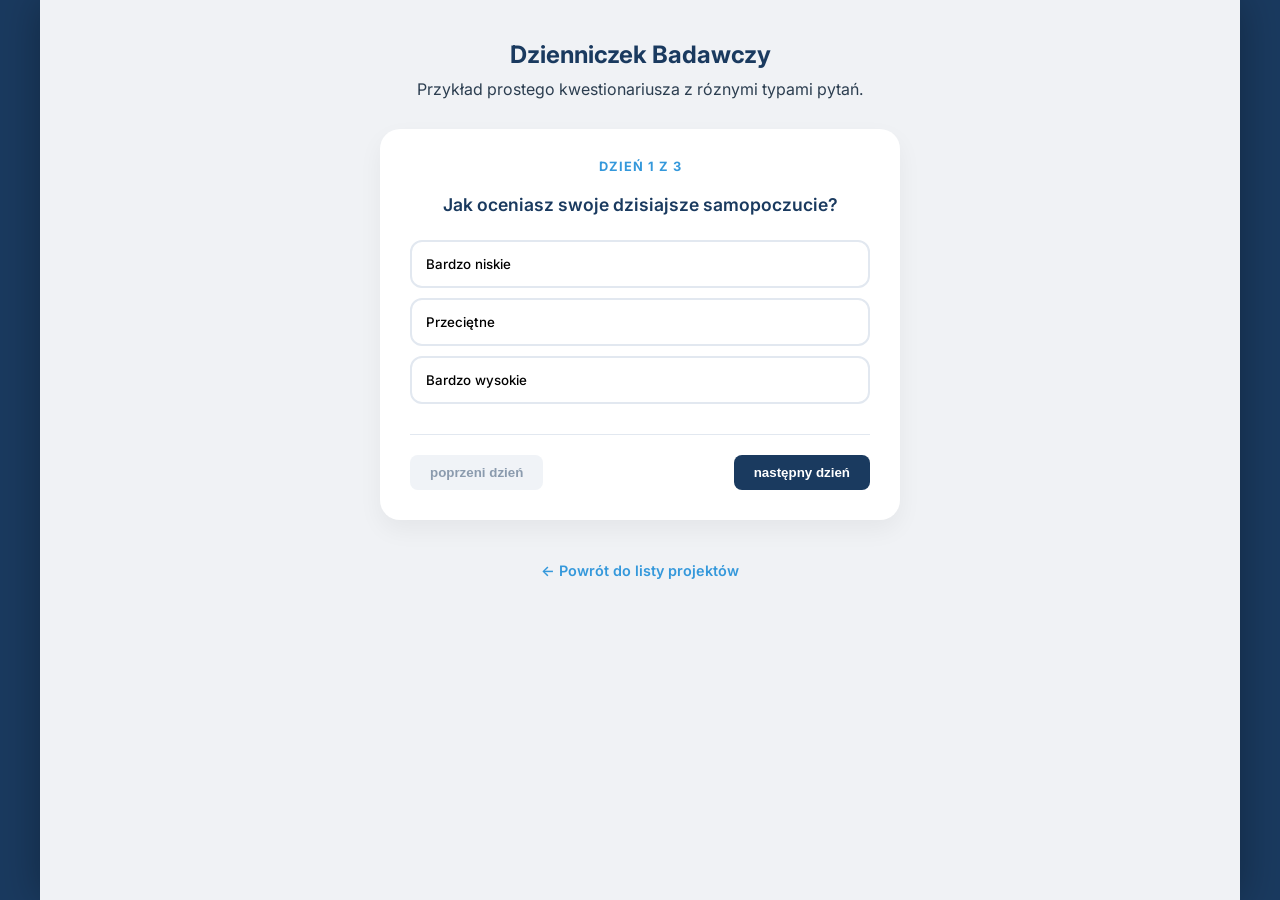
<file: demo/app6.html>
<!DOCTYPE html>
<html lang="pl">
<head>
    <meta charset="UTF-8">
    <meta name="viewport" content="width=device-width, initial-scale=1.0">
    <title>Dzienniczek Badawczy - Demo</title>
    <link rel="preconnect" href="https://fonts.googleapis.com">
    <link href="https://fonts.googleapis.com/css2?family=Inter:wght@300;400;600;700&display=swap" rel="stylesheet">
    <style>
        :root {
            --primary-blue: #1a3a5f;
            --accent-blue: #3498db;
            --bg-page: #f0f2f5;
            --card-bg: #ffffff;
            --text-dark: #2c3e50;
            --border-color: #e2e8f0;
        }

        * { margin: 0; padding: 0; box-sizing: border-box; }
        body { font-family: 'Inter', sans-serif; background: var(--primary-blue); color: var(--text-dark); min-height: 100vh; }

        .page-wrapper { max-width: 1200px; margin: 0 auto; background-color: var(--bg-page); min-height: 100vh; box-shadow: 0 0 40px rgba(0,0,0,0.3); }
        .navbar { background: #fff; border-bottom: 1px solid var(--border-color); padding: 15px 40px; position: sticky; top: 0; z-index: 100; }
        .nav-links a { text-decoration: none; color: var(--primary-blue); font-weight: 600; font-size: 0.9rem; }

        .main-content { padding: 40px; max-width: 600px; margin: 0 auto; text-align: center; }
        .header { margin-bottom: 30px; }
        .header h2 { color: var(--primary-blue); margin-bottom: 10px; }

        .survey-card { background: var(--card-bg); padding: 30px; border-radius: 20px; box-shadow: 0 10px 25px rgba(0,0,0,0.05); }
        
        .day-indicator { font-weight: 700; color: var(--accent-blue); font-size: 0.8rem; text-transform: uppercase; letter-spacing: 1px; margin-bottom: 20px; display: block; }
        
        .question-box { min-height: 200px; display: none; }
        .question-box.active { display: block; }
        .question-text { font-size: 1.1rem; margin-bottom: 25px; font-weight: 600; color: var(--primary-blue); }

        .options { display: flex; flex-direction: column; gap: 10px; }
        .btn-opt { padding: 14px; border: 2px solid var(--border-color); border-radius: 12px; background: white; cursor: pointer; transition: 0.3s; font-family: inherit; font-weight: 500; text-align: left; }
        
        /* Stan "wciśnięty" */
        .btn-opt.selected { 
            border-color: var(--accent-blue); 
            background: #eef7ff; 
            color: var(--accent-blue);
            box-shadow: inset 0 0 0 1px var(--accent-blue);
        }

        textarea { width: 100%; height: 100px; border: 2px solid var(--border-color); border-radius: 10px; padding: 10px; resize: none; font-family: inherit; }

        .navigation { display: flex; justify-content: space-between; align-items: center; margin-top: 30px; padding-top: 20px; border-top: 1px solid var(--border-color); }
        .nav-btn { background: #e2e8f0; color: var(--primary-blue); border: none; padding: 10px 20px; border-radius: 8px; cursor: pointer; font-weight: 600; }
        .nav-btn.primary { background: var(--primary-blue); color: white; }
        .nav-btn:disabled { opacity: 0.5; cursor: not-allowed; }

        .submit-btn { 
            width: 100%; margin-top: 20px; padding: 15px; border-radius: 12px; border: none;
            background: #cbd5e1; color: white; font-weight: 700; cursor: not-allowed; text-transform: uppercase;
        }

        .back-container { text-align: center; margin-top: 40px; padding-bottom: 40px; }
        .back-link { color: var(--accent-blue); text-decoration: none; font-size: 0.9rem; font-weight: 600; }
    </style>
</head>
<body>
    <div class="page-wrapper">


        <main class="main-content">
            <div class="header">
                <h2>Dzienniczek Badawczy</h2>
                <p>Przykład prostego kwestionariusza z róznymi typami pytań.</p>
            </div>

            <div class="survey-card">
                <span class="day-indicator" id="day-label">Dzień 1 z 3</span>

                <!-- Dzień 1 -->
                <div class="question-box active" id="day1">
                    <p class="question-text">Jak oceniasz swoje dzisiajsze samopoczucie?</p>
                    <div class="options">
                        <button class="btn-opt" onclick="selectOption(this, 1)">Bardzo niskie</button>
                        <button class="btn-opt" onclick="selectOption(this, 1)">Przeciętne</button>
                        <button class="btn-opt" onclick="selectOption(this, 1)">Bardzo wysokie</button>
                    </div>
                </div>

                <!-- Dzień 2 -->
                <div class="question-box" id="day2">
                    <p class="question-text">Czy dzisiaj wydarzyło się coś stresującego? Jeśli tak to jak bardzo było to strsujące?</p>
                    <div class="options">
                        <button class="btn-opt" onclick="selectOption(this, 2)">Tak, bardzo stresujące</button>
                        <button class="btn-opt" onclick="selectOption(this, 2)">Umiarkowanie</button>
                        <button class="btn-opt" onclick="selectOption(this, 2)">Nic nie było stresujące</button>
                    </div>
                </div>

                <!-- Dzień 3 -->
                <div class="question-box" id="day3">
                    <p class="question-text">Krótko opisz swój dzisiejszy nastrój:</p>
                    <textarea placeholder="Wpisz tutaj..."></textarea>
                    <button class="submit-btn" disabled>Wyślij wyniki (zablokowane)</button>
                </div>

                <div class="navigation">
                    <button class="nav-btn" id="prevBtn" onclick="changeDay(-1)" disabled>poprzeni dzień</button>
                    <button class="nav-btn primary" id="nextBtn" onclick="changeDay(1)">następny dzień</button>
                </div>
            </div>

            <div class="back-container">
                <a href="../demo.html" class="back-link">← Powrót do listy projektów</a>
            </div>
        </main>
    </div>

    <script>
        let currentDay = 1;
        const totalDays = 3;

        function selectOption(btn, day) {
            // Usuń zaznaczenie z innych przycisków w tym samym dniu
            const siblings = btn.parentElement.querySelectorAll('.btn-opt');
            siblings.forEach(s => s.classList.remove('selected'));
            // Zaznacz kliknięty
            btn.classList.add('selected');
        }

        function changeDay(step) {
            document.getElementById(`day${currentDay}`).classList.remove('active');
            currentDay += step;
            document.getElementById(`day${currentDay}`).classList.add('active');

            document.getElementById('day-label').textContent = `Dzień ${currentDay} z ${totalDays}`;
            document.getElementById('prevBtn').disabled = currentDay === 1;
            
            if(currentDay === totalDays) {
                document.getElementById('nextBtn').style.display = 'none';
            } else {
                document.getElementById('nextBtn').style.display = 'block';
            }
        }
    </script>
</body>
</html>
</file>
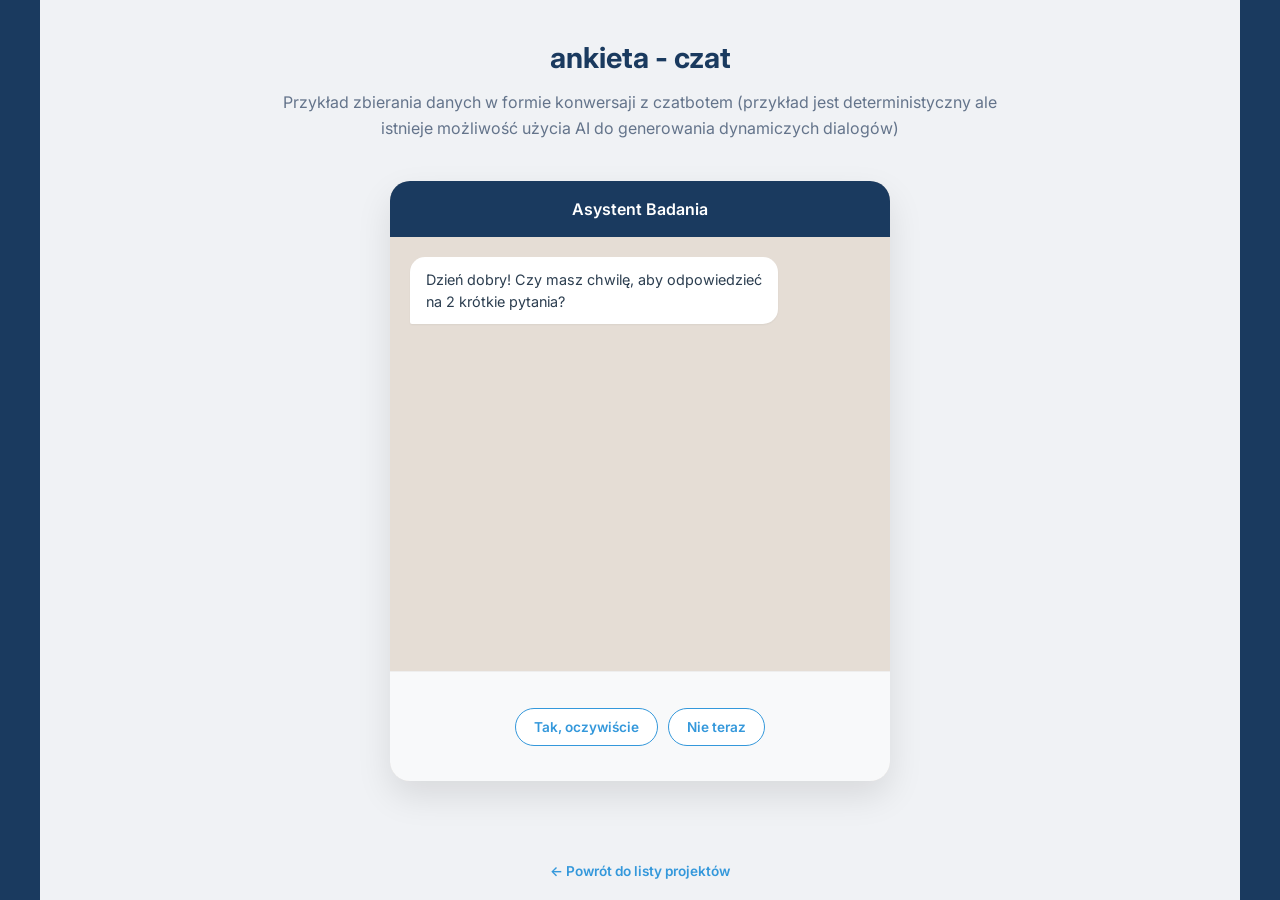
<file: demo/app7.html>
<!DOCTYPE html>
<html lang="pl">
<head>
    <meta charset="UTF-8">
    <meta name="viewport" content="width=device-width, initial-scale=1.0">
    <title>Chat Survey - Demo</title>
    <link rel="preconnect" href="https://fonts.googleapis.com">
    <link href="https://fonts.googleapis.com/css2?family=Inter:wght@400;600;700&display=swap" rel="stylesheet">
    <style>
        :root {
            --primary-blue: #1a3a5f;
            --accent-blue: #3498db;
            --bg-chat: #e5ddd5;
            --msg-bot: #ffffff;
            --msg-user: #dcf8c6;
            --text-dark: #2c3e50;
            --text-muted: #64748b;
            --border-color: #e2e8f0;
        }

        * { margin: 0; padding: 0; box-sizing: border-box; }
        
        body { 
            font-family: 'Inter', sans-serif; 
            background: var(--primary-blue); 
            color: var(--text-dark); 
            min-height: 100vh;
        }

        .page-wrapper { 
            max-width: 1200px; 
            margin: 0 auto; 
            background-color: #f0f2f5; 
            width: 100%;
            min-height: 100vh; 
            display: flex; 
            flex-direction: column; 
        }

        /* Sekcja nagłówka / opisu */
        .header-section {
            padding: 40px 20px;
            text-align: center;
            max-width: 800px;
            margin: 0 auto;
        }

        .header-section h2 {
            color: var(--primary-blue);
            font-size: 1.8rem;
            font-weight: 700;
            margin-bottom: 15px;
            text-transform: lowercase; /* Styl z Twojego nagłówka */
        }

        .header-section p {
            color: var(--text-muted);
            line-height: 1.6;
            font-size: 1rem;
        }

        /* Główne okno chatu */
        .chat-container { 
            flex-grow: 0; 
            max-width: 500px; 
            margin: 0 auto 40px auto; 
            width: 95%; 
            background: var(--bg-chat); 
            border-radius: 20px; 
            display: flex; 
            flex-direction: column; 
            overflow: hidden; 
            box-shadow: 0 15px 35px rgba(0,0,0,0.1); 
            height: 600px; 
        }
        
        .chat-header { 
            background: var(--primary-blue); 
            color: white; 
            padding: 18px; 
            text-align: center; 
            font-weight: 600; 
            font-size: 1rem; 
        }

        .chat-window { 
            flex-grow: 1; 
            padding: 20px; 
            overflow-y: auto; 
            display: flex; 
            flex-direction: column; 
            gap: 12px; 
        }

        .bubble { 
            max-width: 80%; 
            padding: 12px 16px; 
            border-radius: 15px; 
            font-size: 0.9rem; 
            line-height: 1.5; 
            position: relative; 
            box-shadow: 0 1px 2px rgba(0,0,0,0.05); 
        }
        
        .bot { 
            align-self: flex-start; 
            background: var(--msg-bot); 
            border-bottom-left-radius: 2px; 
        }
        
        .user { 
            align-self: flex-end; 
            background: var(--msg-user); 
            border-bottom-right-radius: 2px; 
            color: #1a3a5f;
            font-weight: 500;
        }

        .controls-area { 
            background: #f8f9fa; 
            padding: 20px; 
            border-top: 1px solid #eee; 
            min-height: 110px;
            display: flex;
            align-items: center;
            justify-content: center;
        }

        .chip-container { 
            display: flex; 
            gap: 10px; 
            justify-content: center; 
            flex-wrap: wrap; 
        }

        .chip { 
            background: white; 
            border: 1px solid var(--accent-blue); 
            color: var(--accent-blue); 
            padding: 10px 18px; 
            border-radius: 20px; 
            cursor: pointer; 
            font-size: 0.85rem; 
            font-weight: 600; 
            transition: all 0.2s; 
        }

        .chip:hover { 
            background: var(--accent-blue); 
            color: white; 
        }

        .slider-box { 
            width: 100%; 
            display: none; 
            text-align: center; 
        }

        .slider-box input { 
            width: 100%; 
            margin: 15px 0; 
            cursor: pointer;
        }

        .slider-labels { 
            display: flex; 
            justify-content: space-between; 
            font-size: 0.75rem; 
            color: #666; 
            margin-bottom: 15px;
        }

        .btn-send { 
            background: var(--accent-blue); 
            color: white; 
            border: none; 
            padding: 12px; 
            border-radius: 12px; 
            cursor: pointer; 
            font-weight: bold;
            width: 100%;
        }

        .hidden { display: none !important; }

        .back-container { text-align: center; padding: 20px; margin-top: auto; }
        .back-link { color: var(--accent-blue); text-decoration: none; font-size: 0.85rem; font-weight: 600; }
    </style>
</head>
<body>
    <div class="page-wrapper">
        
        <!-- Poprawiony Header zgodny z Twoimi wymaganiami -->
        <header class="header-section">
            <h2>ankieta - czat</h2>
            <p>Przykład zbierania danych w formie konwersaji z czatbotem (przykład jest deterministyczny ale istnieje możliwość użycia AI do generowania dynamiczych dialogów)</p>
        </header>

        <div class="chat-container">
            <div class="chat-header">Asystent Badania</div>
            
            <div class="chat-window" id="chatWindow">
                <div class="bubble bot">Dzień dobry! Czy masz chwilę, aby odpowiedzieć na 2 krótkie pytania?</div>
            </div>

            <div class="controls-area">
                <!-- Wybór startowy -->
                <div id="start-chips" class="chip-container">
                    <div class="chip" onclick="handleFlow('yes')">Tak, oczywiście</div>
                    <div class="chip" onclick="handleFlow('no')">Nie teraz</div>
                </div>

                <!-- Suwak -->
                <div id="slider-area" class="slider-box">
                    <p style="font-size: 0.85rem; font-weight: 600;">Twoje samopoczucie: <span id="slider-val">3</span>/5</p>
                    <input type="range" id="rangeInput" min="1" max="5" step="1" value="3" 
                           oninput="document.getElementById('slider-val').innerText = this.value">
                    <div class="slider-labels">
                        <span>Bardzo słabo</span>
                        <span>Świetnie</span>
                    </div>
                    <button class="btn-send" onclick="submitSlider()">Potwierdź wybór</button>
                </div>

                <!-- Drugie pytanie (Chips) -->
                <div id="next-q-chips" class="chip-container hidden">
                    <div class="chip" onclick="handleFlow('productive')">Praca/Nauka</div>
                    <div class="chip" onclick="handleFlow('relax')">Odpoczynek</div>
                    <div class="chip" onclick="handleFlow('other')">Inne</div>
                </div>
            </div>
        </div>

        <div class="back-container">
            <a href="../demo.html" class="back-link">← Powrót do listy projektów</a>
        </div>
    </div>

    <script>
        const chatWindow = document.getElementById('chatWindow');

        function addMessage(text, side) {
            const msg = document.createElement('div');
            msg.className = `bubble ${side}`;
            msg.textContent = text;
            chatWindow.appendChild(msg);
            chatWindow.scrollTop = chatWindow.scrollHeight;
        }

        function handleFlow(choice) {
            if (choice === 'yes') {
                addMessage("Tak, oczywiście", "user");
                document.getElementById('start-chips').classList.add('hidden');
                
                setTimeout(() => {
                    addMessage("Super! Na początek: jak oceniasz swoje ogólne samopoczucie w tej chwili w skali od 1 do 5?", "bot");
                    document.getElementById('slider-area').style.display = 'block';
                }, 800);
            } 
            else if (choice === 'no') {
                addMessage("Nie teraz", "user");
                document.getElementById('start-chips').classList.add('hidden');
                
                setTimeout(() => {
                    addMessage("Rozumiem. Odezwę się w następnej sesji. Miłego dnia!", "bot");
                }, 800);
            }
            else if (['productive', 'relax', 'other'].includes(choice)) {
                const labels = {productive: "Praca/Nauka", relax: "Odpoczynek", other: "Inne"};
                addMessage(labels[choice], "user");
                document.getElementById('next-q-chips').classList.add('hidden');
                
                setTimeout(() => {
                    addMessage("Dziękuję! Twoje odpowiedzi zostały zapisane. To koniec tej sesji.", "bot");
                }, 800);
            }
        }

        function submitSlider() {
            const val = document.getElementById('rangeInput').value;
            addMessage(`Moje samopoczucie: ${val}/5`, "user");
            document.getElementById('slider-area').style.display = 'none';
            
            setTimeout(() => {
                addMessage("Dziękuję. Drugie pytanie: Jaka aktywność dominuje w Twoim dzisiejszym dniu?", "bot");
                document.getElementById('next-q-chips').classList.remove('hidden');
            }, 800);
        }
    </script>
</body>
</html>
</file>
<file: style.css>
:root {
    --primary-blue: #1a3a5f;
    --light-blue: #f0f7ff;
    --accent-blue: #3498db;
    --text-dark: #2c3e50;
    --text-light: #ffffff;
    --bg-page: #ffffff;
    --border-color: #e1e8ed;
}

* {
    margin: 0;
    padding: 0;
    box-sizing: border-box;
}

body {
    font-family: 'Inter', sans-serif;
    color: var(--text-dark);
    line-height: 1.6;
    background-color: var(--primary-blue);
    scroll-behavior: smooth;
}

.page-wrapper {
    max-width: 1200px;
    margin: 0 auto;
    background-color: var(--bg-page);
    min-height: 100vh;
    box-shadow: 0 0 40px rgba(0,0,0,0.3);
    position: relative;
}

.container {
    max-width: 1000px;
    margin: 0 auto;
    padding: 0 40px;
}

.section {
    padding: 80px 0;
}

.navbar {
    position: sticky;
    top: 0;
    width: 100%;
    background: #b1c2d6;

    border-bottom: 1px solid var(--border-color);
    z-index: 1000;
}

.nav-container {
    max-width: 1000px;
    margin: 0 auto;
    display: flex;
    justify-content: space-between;
    align-items: center;
    padding: 15px 40px;
}

.nav-profile img {
    border-radius: 50%;
    border: 2px solid var(--primary-blue);
    width: 50px;
    height: 50px;
}

.nav-links {
    display: flex;
    list-style: none;
    gap: 30px;
}

.nav-links a {
    text-decoration: none;
    color: var(--primary-blue);
    font-weight: 600;
    font-size: 0.9rem;
    transition: color 0.3s;
}

.nav-links a:hover, .nav-links a.active {
    color: var(--accent-blue);
}

.hero h1, .demo-hero h1 {
    font-size: 2.5rem;
    color: var(--primary-blue);
    margin-bottom: 20px;
}

.intro-text {
    font-size: 1.1rem;
    max-width: 700px;
    color: #576574;
}

.services {
    background-color: var(--light-blue);
}

.services h2 {
    margin-bottom: 40px;
    color: var(--primary-blue);
}

.services-grid {
    display: grid;
    grid-template-columns: repeat(auto-fit, minmax(190px, 1fr));
    gap: 30px;
}

.service-item h3 {
    color: var(--accent-blue);
    margin-bottom: 10px;
}

.timeline {
    position: relative;
    padding-left: 40px;
}

.timeline::before {
    content: '';
    position: absolute;
    left: 0;
    top: 0;
    width: 2px;
    height: 100%;
    background: var(--primary-blue);
}

.timeline-item {
    position: relative;
    display: flex;
    align-items: center;
    margin-bottom: 60px;
}

.timeline-img {
    position: absolute;
    left: -70px;
    background: white;
    padding: 5px;
}

.timeline-img img {
    width: 65px;
    height: 65px;
    object-fit: cover;
    border: 1px solid var(--border-color);
}

.timeline-content {
    background: white;
    padding: 0 20px;
}

.footer-grid {
    display: grid;
    grid-template-columns: 1fr 1fr;
    gap: 50px;
    border-top: 1px solid var(--border-color);
    padding-top: 50px;
}

.contact-card {
    background: var(--primary-blue);
    color: white;
    padding: 30px;
    border-radius: 4px;
}

.contact-card h3 {
    margin-bottom: 15px;
}

.email-link {
    color: var(--accent-blue);
    text-decoration: none;
    font-weight: 600;
}

.demo-grid {
    display: grid;
    grid-template-columns: repeat(auto-fit, minmax(280px, 1fr));
    gap: 25px;
}

.demo-card {
    padding: 30px;
    border: 1px solid var(--border-color);
    border-radius: 4px;
    transition: all 0.3s;
    display: flex;
    flex-direction: column;
}

.demo-card:hover {
    border-color: var(--accent-blue);
    box-shadow: 0 5px 15px rgba(0,0,0,0.05);
}

.demo-card h3 {
    color: var(--primary-blue);
    margin-bottom: 15px;
    font-size: 1.2rem;
}

.demo-card p {
    font-size: 0.95rem;
    color: #576574;
    margin-bottom: 25px;
    flex-grow: 1;
}

.btn-primary, .btn-secondary {
    display: inline-block;
    text-decoration: none;
    border-radius: 4px;
    font-weight: 600;
    font-size: 0.9rem;
    transition: all 0.2s;
    text-align: center;
}

.btn-primary {
    background: var(--accent-blue);
    color: white;
    padding: 12px 25px;
    margin-top: 15px;
}

.btn-secondary {
    color: var(--accent-blue);
    padding: 10px 0;
    border-bottom: 2px solid transparent;
    align-self: flex-start;
}

.btn-secondary:hover {
    border-bottom-color: var(--accent-blue);
}

/* Logika przełączania języków */
.lang-pl .en { display: none; }
.lang-en .pl { display: none; }

.nav-right {
    display: flex;
    align-items: center;
    gap: 20px;
}

.lang-btn {
    background: var(--primary-blue);
    color: white;
    border: none;
    padding: 5px 10px;
    border-radius: 4px;
    cursor: pointer;
    font-weight: bold;
    font-size: 0.8rem;
}

.lang-btn:hover {
    background: var(--accent-blue);
}


.custom-idea-box {
    margin-top: 60px;
    transition: transform 0.3s ease;
}
.custom-idea-box:hover {
    transform: scale(1.0);
}


/* Stylizacja wrappera maila */
.email-wrapper {
    display: flex;
    align-items: center;
    background: rgba(255, 255, 255, 0.1);
    padding: 10px 15px;
    border-radius: 8px;
    margin: 20px 0;
    position: relative;
    border: 1px solid rgba(255, 255, 255, 0.2);
}

#email-address {
    font-weight: 600;
    color: var(--white);
    margin-right: 15px;
}

#copy-btn {
    background: none;
    border: none;
    color: var(--accent-blue);
    cursor: pointer;
    font-size: 1.1rem;
    transition: 0.3s;
}

#copy-btn:hover {
    color: var(--white);
    transform: scale(1.2);
}


#copy-msg {
    position: absolute;
    right: 50%;
    transform: translateX(50%); 
    bottom: -25px;
    font-size: 0.75rem;
    color: var(--accent-blue);
    font-weight: 600;
    display: none;
    white-space: nowrap;
}

.custom-idea-box #copy-btn {
    color: var(--accent-blue);
}

.custom-idea-box #copy-btn:hover {
    color: var(--primary-blue);
}

.btn-outline-white {
    display: inline-block;
    padding: 10px 20px;
    border: 1px solid var(--white);
    color: var(--white);
    text-decoration: none;
    border-radius: 8px;
    font-size: 0.9rem;
    font-weight: 600;
    transition: 0.3s;
}

.btn-outline-white:hover {
    background: var(--white);
    color: var(--primary-blue);
}

.contact-card p strong {
    color: var(--accent-blue); 
}

/* Language switcher (dostosowane do istniejącego CSS) */
.nav-right {
display: flex;
align-items: center;
gap: 16px;
margin-left: 16px;
}
.lang-link {
display: inline-flex;
align-items: center;
justify-content: center;
background: transparent;
padding: 4px;
border-radius: 4px;
text-decoration: none;
}
.lang-link img {
display: block;
width: 48px;
height: 32px;
object-fit: cover;
border-radius: 2px;
border: 1px solid rgba(0,0,0,0.06);
transition: transform 0.12s ease, box-shadow 0.12s ease;
}
.lang-link:focus, .lang-link:hover {
transform: translateY(-2px);
box-shadow: 0 2px 6px rgba(0,0,0,0.08);
outline: none;
}



@media (max-width: 768px) {
    /* Ukrywamy całe logo na telefonach */
    .nav-profile {
        display: none;
    }

    /* Centrujemy menu i zmniejszamy padding, aby pasek był bardzo smukły */
    .nav-container {
        justify-content: center;
        padding: 15px 25px; /* Zmniejszone z 15px na 10px */
    }

    /* Zmniejszamy odstępy między linkami, żeby zmieściły się w jednej linii na szerokość ekranu */
    .nav-links {
        gap: 15px; /* Zmniejszone z 30px na 15px */
    }
}

@media (max-width: 900px) {
    .page-wrapper {
        margin: 0;
        max-width: 100%;
    }
}

@media (max-width: 768px) {
    .container { padding: 0 25px; }
    .footer-grid { grid-template-columns: 1fr; }
    .timeline { padding-left: 20px; }
    .timeline-img { position: static; margin-right: 20px; margin-bottom: 10px; }
    .timeline-item { flex-direction: column; align-items: flex-start; }
}
</file>
<file: styles.css>
:root{
  --bg:#f6f8fb;
  --card:#ffffff;
  --accent:#0b5fff;
  --text:#0f1723;
}

*{box-sizing:border-box}
body{
  margin:0;
  font-family:Inter,system-ui,Segoe UI,Roboto,"Helvetica Neue",Arial;
  background:var(--bg);
  color:var(--text);
  line-height:1.5;
}
header{
  background:var(--card);
  padding:18px 24px;
  box-shadow:0 1px 3px rgba(0,0,0,0.06);
  display:flex;
  align-items:center;
  justify-content:space-between;
}
nav a{
  color:var(--accent);
  text-decoration:none;
  margin:0 8px;
}
main{
  max-width:900px;
  margin:32px auto;
  padding:0 16px;
}
section{
  background:var(--card);
  padding:20px;
  border-radius:10px;
  box-shadow:0 6px 18px rgba(11,95,255,0.06);
}
button{
  background:var(--accent);
  color:#fff;
  border:none;
  padding:8px 12px;
  border-radius:6px;
  cursor:pointer;
}
footer{
  text-align:center;
  padding:18px;
  color:#6b7280;
}
</file>
